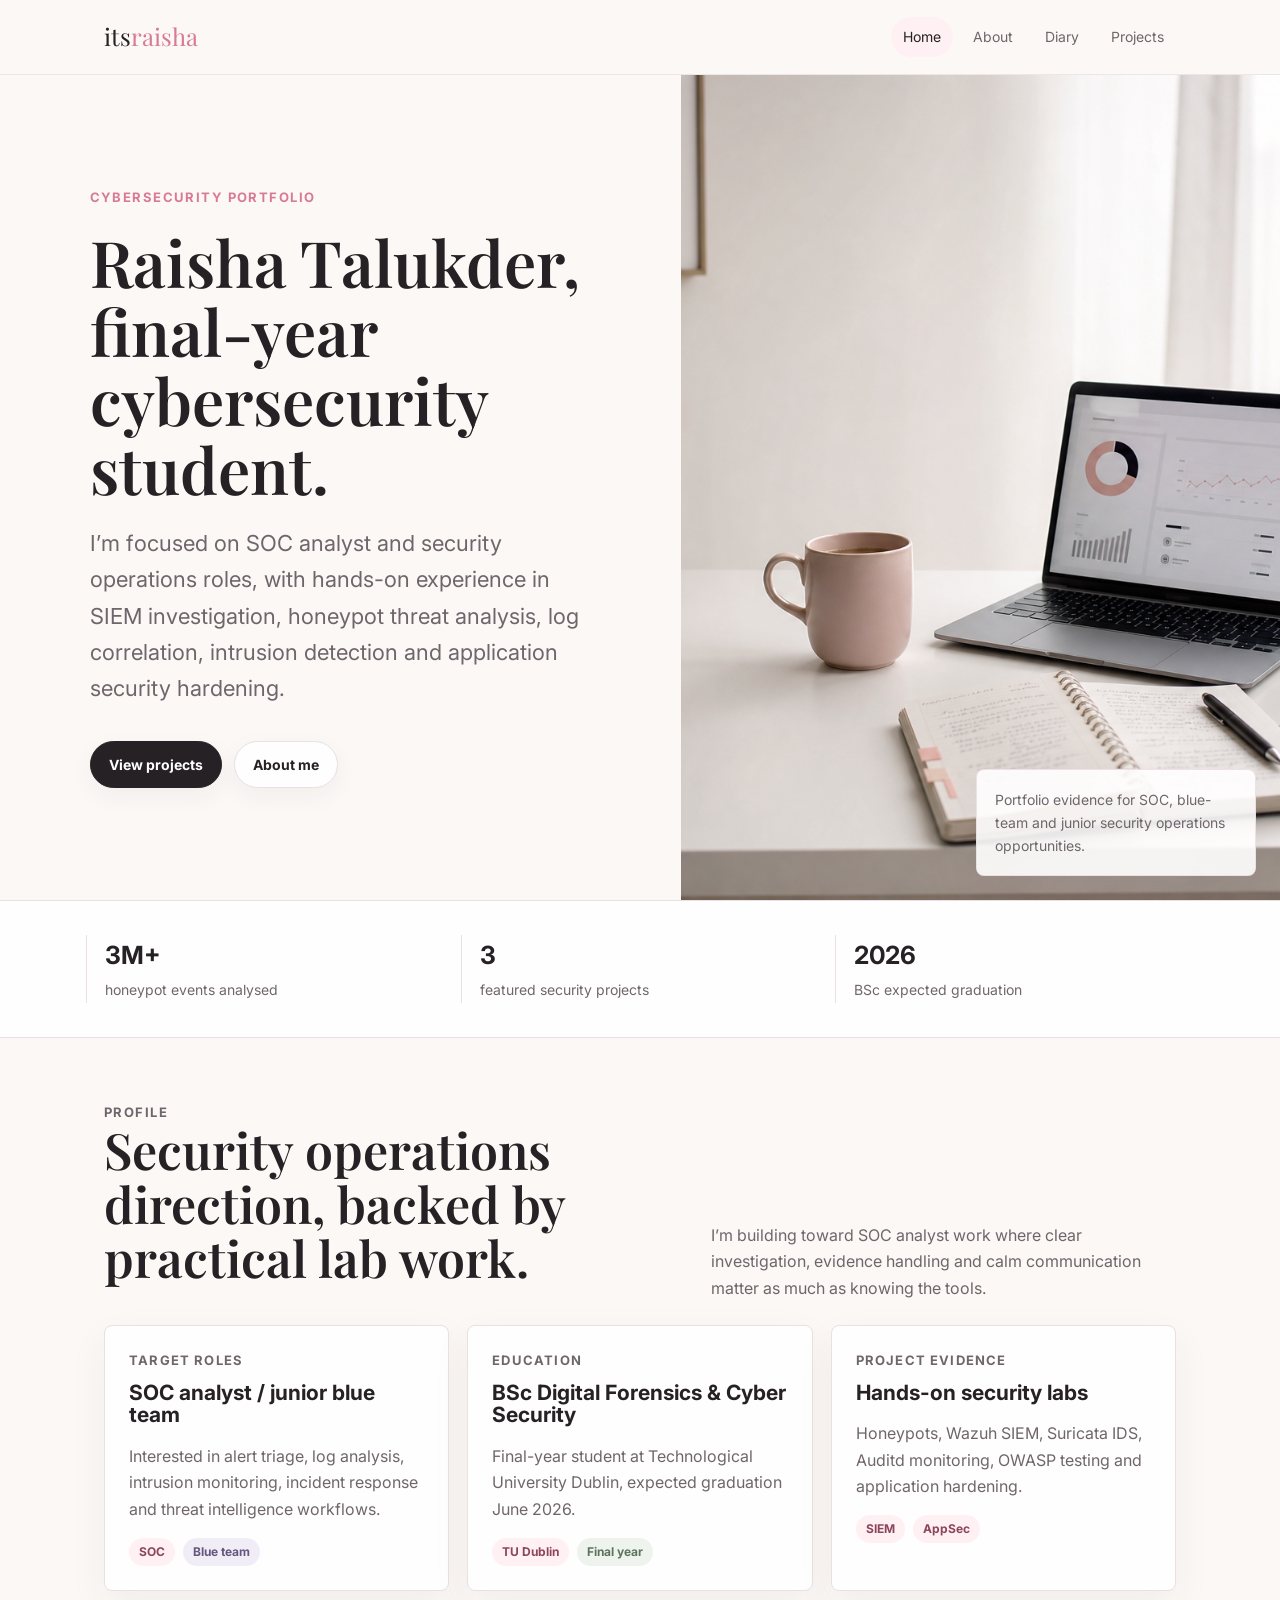
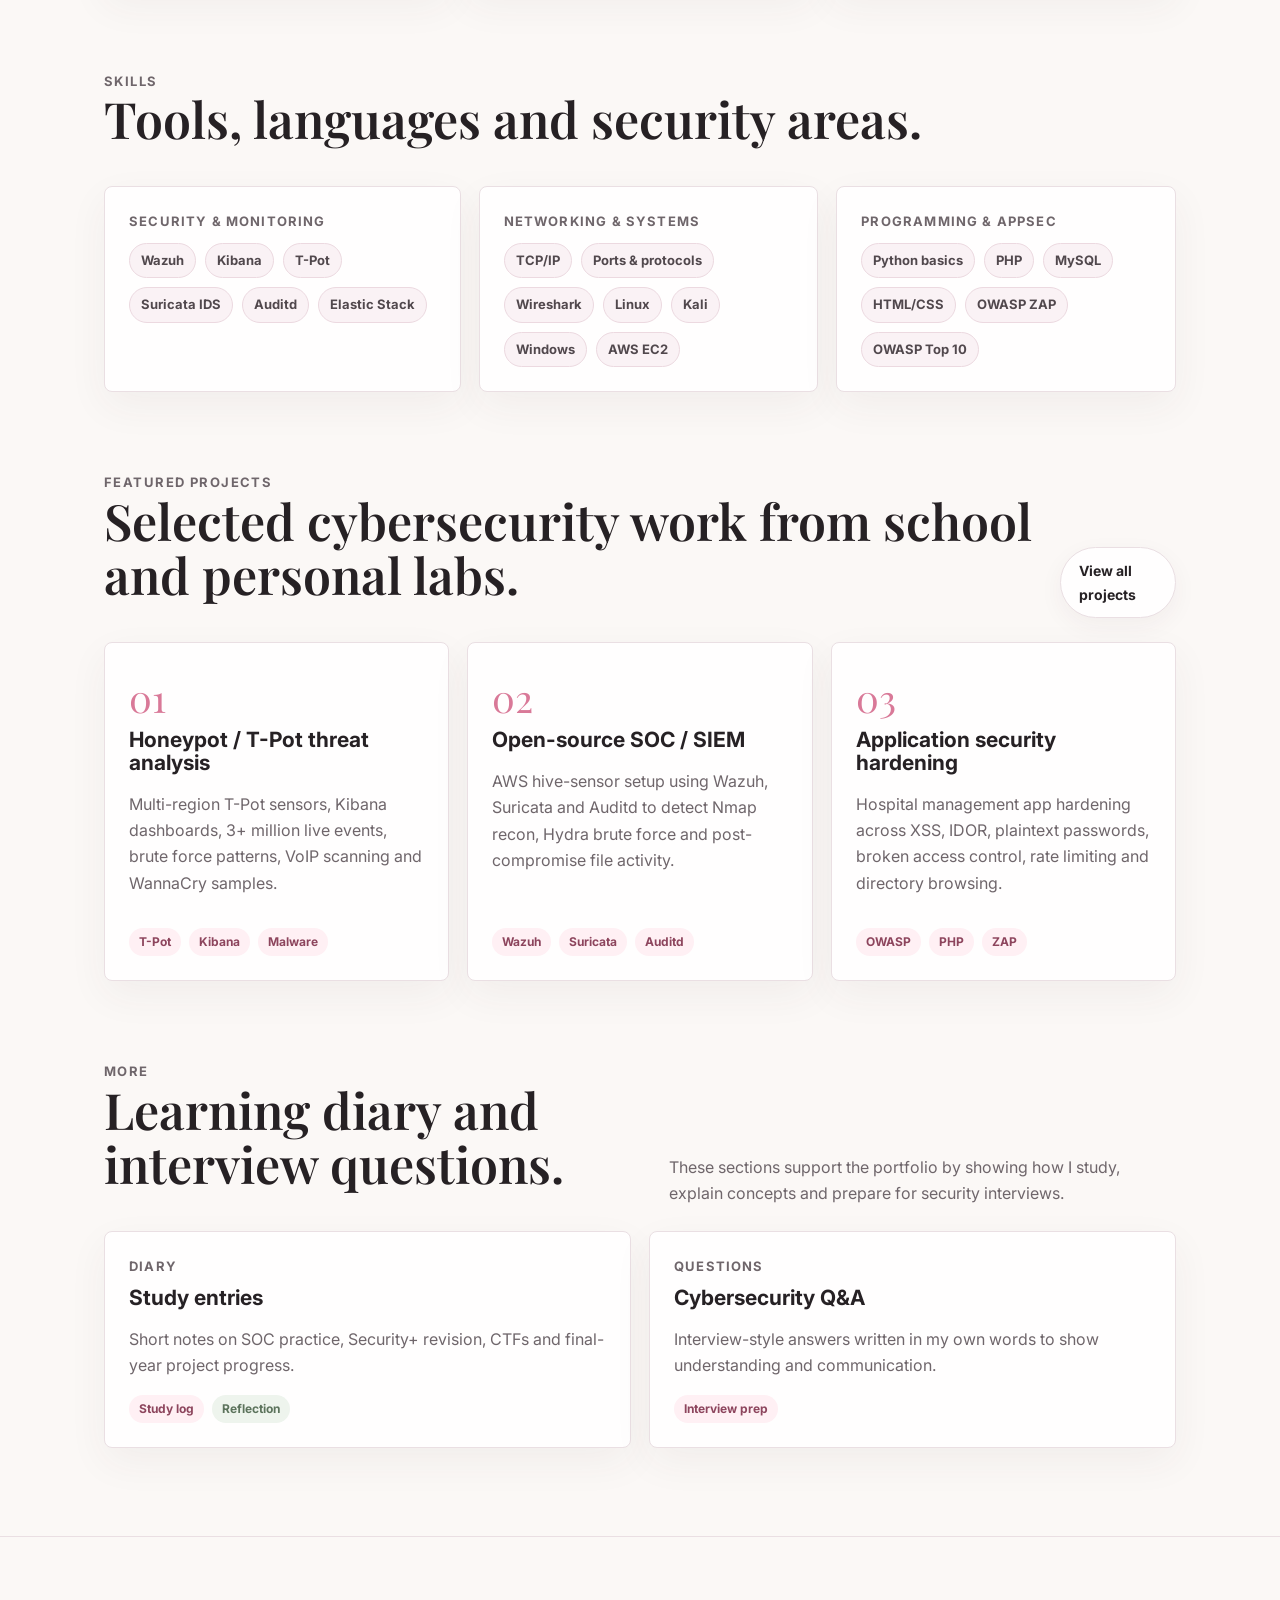
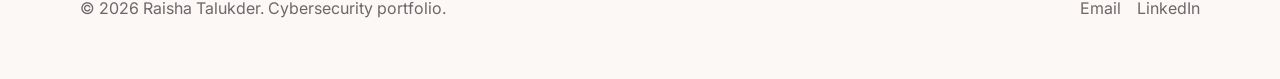
<file: index.html>
<!doctype html>
<html lang="en">
  <head>
    <meta charset="utf-8">
    <meta name="viewport" content="width=device-width, initial-scale=1">
    <title>Raisha Talukder | Cybersecurity Portfolio</title>
    <meta name="description" content="Cybersecurity portfolio for Raisha Talukder, a final-year Digital Forensics and Cyber Security student focused on SOC, threat detection and security operations.">
    <link rel="preconnect" href="https://fonts.googleapis.com">
    <link rel="preconnect" href="https://fonts.gstatic.com" crossorigin>
    <link href="https://fonts.googleapis.com/css2?family=Inter:wght@400;600;700;800&family=Playfair+Display:wght@600;700&display=swap" rel="stylesheet">
    <link rel="stylesheet" href="styles.css">
  </head>
  <body>
    <header class="site-header">
      <nav class="nav" aria-label="Primary navigation">
        <a class="brand" href="index.html">its<span>raisha</span></a>
        <div class="nav-links">
          <a href="index.html" aria-current="page">Home</a>
          <a href="about.html">About</a>
          <a href="diary.html">Diary</a>
          <a href="labs.html">Projects</a>
          
        </div>
      </nav>
    </header>

    <main>
      <section class="hero">
        <div class="hero-shell">
          <div class="hero-copy">
            <p class="eyebrow">Cybersecurity portfolio</p>
            <h1>Raisha Talukder, final-year cybersecurity student.</h1>
            <p class="lede">I’m focused on SOC analyst and security operations roles, with hands-on experience in SIEM investigation, honeypot threat analysis, log correlation, intrusion detection and application security hardening.</p>
            <div class="hero-actions">
              <a class="button primary" href="labs.html">View projects</a>
              <a class="button" href="about.html">About me</a>
            </div>
          </div>
          <div class="hero-visual">
            <img src="assets/soft-cyber-workspace.png" alt="Minimal desk setup with laptop, study notebook and soft pink workspace details">
            <div class="hero-note">Portfolio evidence for SOC, blue-team and junior security operations opportunities.</div>
          </div>
        </div>
        <div class="stats" aria-label="Portfolio highlights">
          <div class="stat"><strong>3M+</strong><span>honeypot events analysed</span></div>
          <div class="stat"><strong>3</strong><span>featured security projects</span></div>
          <div class="stat"><strong>2026</strong><span>BSc expected graduation</span></div>
        </div>
      </section>

      <section class="page">
        <div class="section-head">
          <div>
            <p class="eyebrow">Profile</p>
            <h2>Security operations direction, backed by practical lab work.</h2>
          </div>
          <p>I’m building toward SOC analyst work where clear investigation, evidence handling and calm communication matter as much as knowing the tools.</p>
        </div>

        <div class="grid three">
          <a class="card" href="labs.html">
            <p class="meta">Target roles</p>
            <h3>SOC analyst / junior blue team</h3>
            <p>Interested in alert triage, log analysis, intrusion monitoring, incident response and threat intelligence workflows.</p>
            <div class="tag-row"><span class="tag">SOC</span><span class="tag lavender">Blue team</span></div>
          </a>
          <a class="card" href="about.html">
            <p class="meta">Education</p>
            <h3>BSc Digital Forensics & Cyber Security</h3>
            <p>Final-year student at Technological University Dublin, expected graduation June 2026.</p>
            <div class="tag-row"><span class="tag">TU Dublin</span><span class="tag sage">Final year</span></div>
          </a>
          <a class="card" href="labs.html">
            <p class="meta">Project evidence</p>
            <h3>Hands-on security labs</h3>
            <p>Honeypots, Wazuh SIEM, Suricata IDS, Auditd monitoring, OWASP testing and application hardening.</p>
            <div class="tag-row"><span class="tag">SIEM</span><span class="tag">AppSec</span></div>
          </a>
        </div>

        <section class="section">
          <div class="section-head">
            <div>
              <p class="eyebrow">Skills</p>
              <h2>Tools, languages and security areas.</h2>
            </div>
            
          </div>
          <div class="skill-grid">
            <div class="card">
              <p class="meta">Security & Monitoring</p>
              <div class="skill-cloud">
                <span>Wazuh</span><span>Kibana</span><span>T-Pot</span><span>Suricata IDS</span><span>Auditd</span><span>Elastic Stack</span>
              </div>
            </div>
            <div class="card">
              <p class="meta">Networking & Systems</p>
              <div class="skill-cloud">
                <span>TCP/IP</span><span>Ports & protocols</span><span>Wireshark</span><span>Linux</span><span>Kali</span><span>Windows</span><span>AWS EC2</span>
              </div>
            </div>
            <div class="card">
              <p class="meta">Programming & AppSec</p>
              <div class="skill-cloud">
                <span>Python basics</span><span>PHP</span><span>MySQL</span><span>HTML/CSS</span><span>OWASP ZAP</span><span>OWASP Top 10</span>
              </div>
            </div>
          </div>
        </section>

        <section class="section">
          <div class="section-head">
            <div>
              <p class="eyebrow">Featured projects</p>
              <h2>Selected cybersecurity work from school and personal labs.</h2>
            </div>
            <a class="button" href="labs.html">View all projects</a>
          </div>
          <div class="grid three">
            <a class="card project-card" href="lab-tpot-threat-analysis.html">
              <div>
                <div class="project-number">01</div>
                <h3>Honeypot / T-Pot threat analysis</h3>
                <p>Multi-region T-Pot sensors, Kibana dashboards, 3+ million live events, brute force patterns, VoIP scanning and WannaCry samples.</p>
              </div>
              <div class="tag-row"><span class="tag">T-Pot</span><span class="tag">Kibana</span><span class="tag">Malware</span></div>
            </a>
            <a class="card project-card" href="labs.html#wazuh-soc">
              <div>
                <div class="project-number">02</div>
                <h3>Open-source SOC / SIEM</h3>
                <p>AWS hive-sensor setup using Wazuh, Suricata and Auditd to detect Nmap recon, Hydra brute force and post-compromise file activity.</p>
              </div>
              <div class="tag-row"><span class="tag">Wazuh</span><span class="tag">Suricata</span><span class="tag">Auditd</span></div>
            </a>
            <a class="card project-card" href="labs.html#appsec-hardening">
              <div>
                <div class="project-number">03</div>
                <h3>Application security hardening</h3>
                <p>Hospital management app hardening across XSS, IDOR, plaintext passwords, broken access control, rate limiting and directory browsing.</p>
              </div>
              <div class="tag-row"><span class="tag">OWASP</span><span class="tag">PHP</span><span class="tag">ZAP</span></div>
            </a>
          </div>
        </section>

        <section class="section">
          <div class="section-head">
            <div>
              <p class="eyebrow">More</p>
              <h2>Learning diary and interview questions.</h2>
            </div>
            <p>These sections support the portfolio by showing how I study, explain concepts and prepare for security interviews.</p>
          </div>
          <div class="grid two">
            <a class="card" href="diary.html">
              <p class="meta">Diary</p>
              <h3>Study entries</h3>
              <p>Short notes on SOC practice, Security+ revision, CTFs and final-year project progress.</p>
              <div class="tag-row"><span class="tag">Study log</span><span class="tag sage">Reflection</span></div>
            </a>
            <a class="card" href="questions.html">
              <p class="meta">Questions</p>
              <h3>Cybersecurity Q&A</h3>
              <p>Interview-style answers written in my own words to show understanding and communication.</p>
              <div class="tag-row"><span class="tag">Interview prep</span></div>
            </a>
          </div>
        </section>
      </section>
    </main>

    <footer class="site-footer">
      <div class="footer-inner">
        <p>© 2026 Raisha Talukder. Cybersecurity portfolio.</p>
        <div class="footer-links">
          <a href="mailto:raishatalukder@gmail.com">Email</a>
          <a href="https://ie.linkedin.com/in/raisha-talukder-483017219">LinkedIn</a>
        </div>
      </div>
    </footer>
  </body>
</html>
</file>
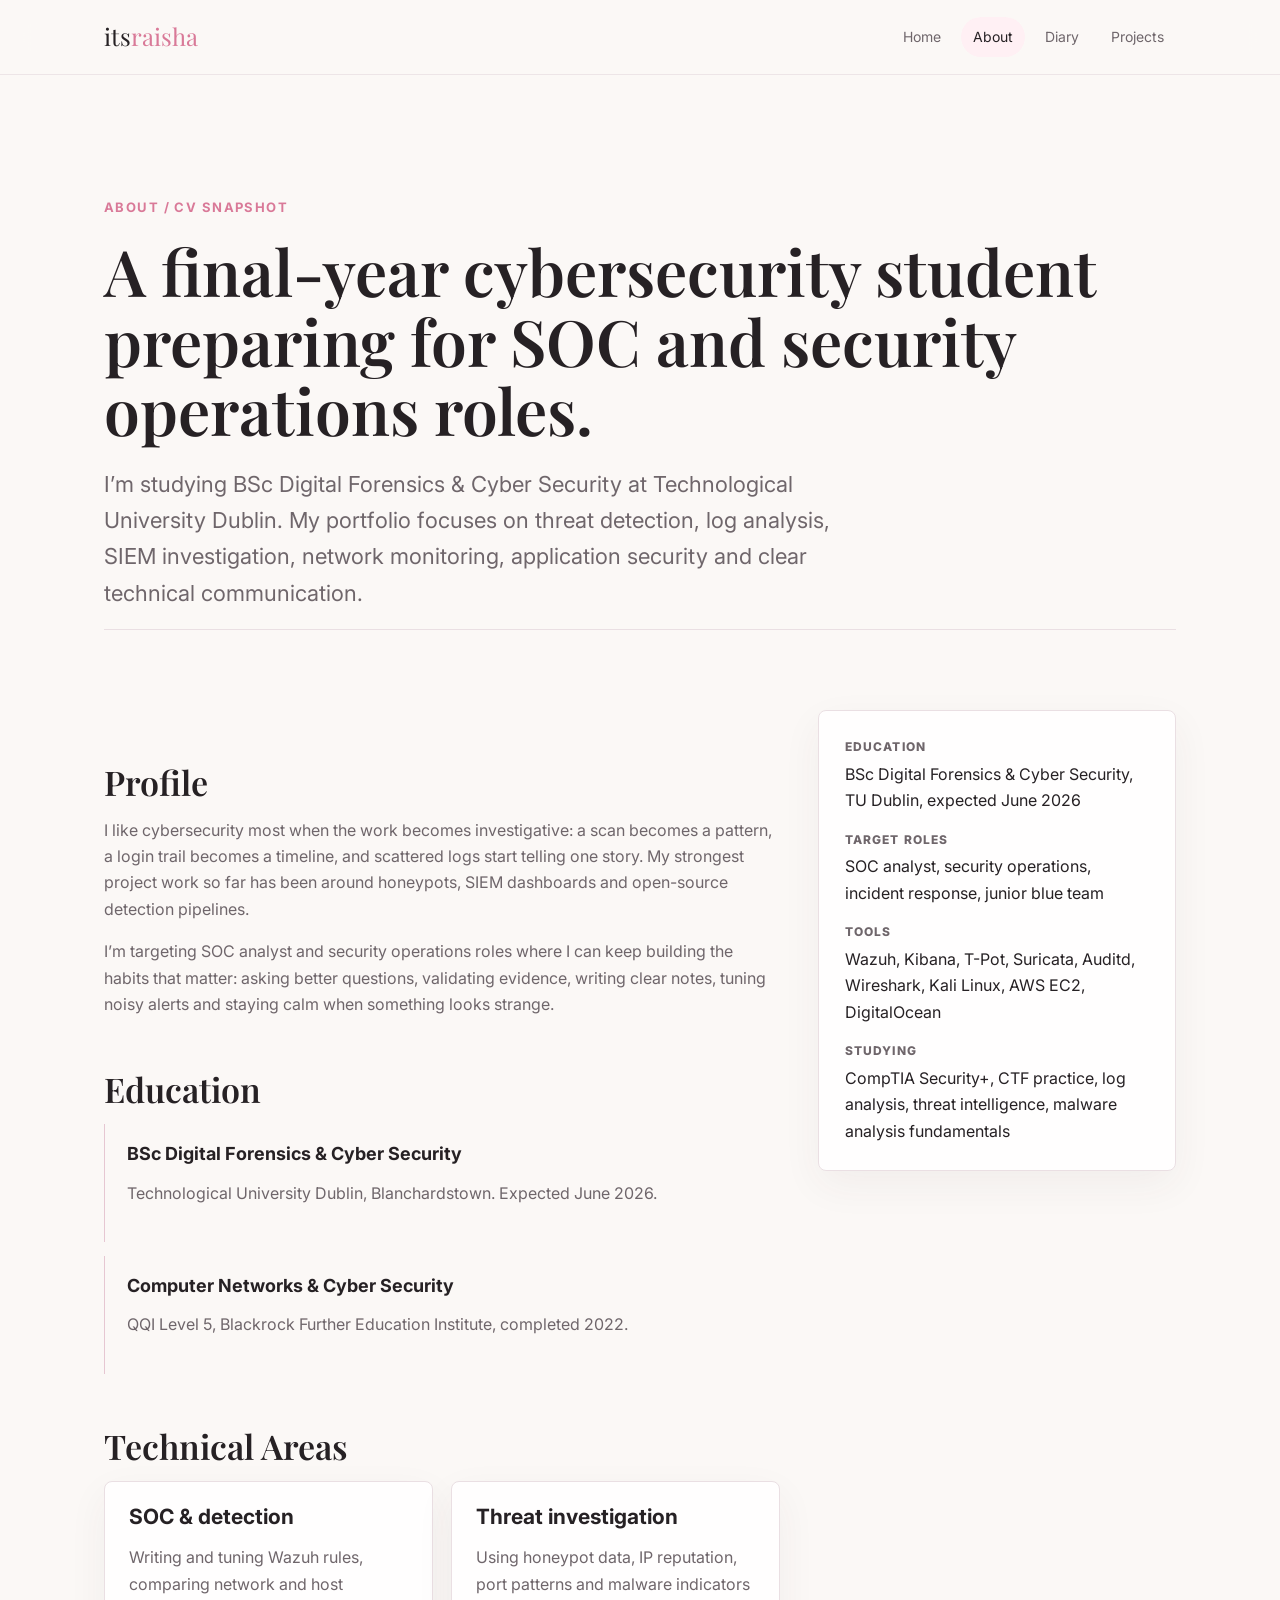
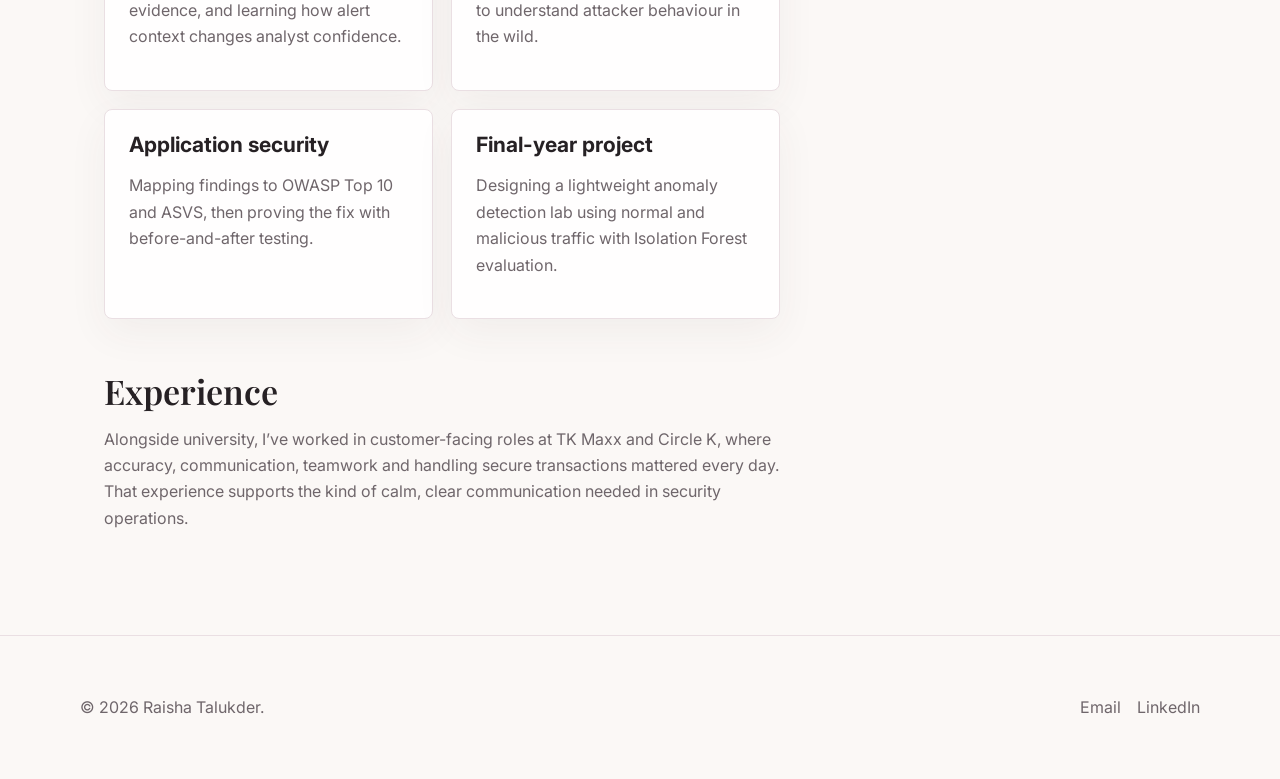
<file: about.html>
<!doctype html>
<html lang="en">
  <head>
    <meta charset="utf-8">
    <meta name="viewport" content="width=device-width, initial-scale=1">
    <title>About | itsraisha</title>
    <link rel="preconnect" href="https://fonts.googleapis.com">
    <link rel="preconnect" href="https://fonts.gstatic.com" crossorigin>
    <link href="https://fonts.googleapis.com/css2?family=Inter:wght@400;600;700;800&family=Playfair+Display:wght@600;700&display=swap" rel="stylesheet">
    <link rel="stylesheet" href="styles.css">
  </head>
  <body>
    <header class="site-header">
      <nav class="nav" aria-label="Primary navigation">
        <a class="brand" href="index.html">its<span>raisha</span></a>
        <div class="nav-links">
          <a href="index.html">Home</a>
          <a href="about.html" aria-current="page">About</a>
          <a href="diary.html">Diary</a>
          <a href="labs.html">Projects</a>
         
        </div>
      </nav>
    </header>

    <main class="page">
      <section class="page-hero">
        <p class="eyebrow">About / CV snapshot</p>
        <h1 class="page-title">A final-year cybersecurity student preparing for SOC and security operations roles.</h1>
        <p class="lede">I’m studying BSc Digital Forensics & Cyber Security at Technological University Dublin. My portfolio focuses on threat detection, log analysis, SIEM investigation, network monitoring, application security and clear technical communication.</p>
      </section>

      <section class="section split">
        <div class="article">
          <h2>Profile</h2>
          <p>I like cybersecurity most when the work becomes investigative: a scan becomes a pattern, a login trail becomes a timeline, and scattered logs start telling one story. My strongest project work so far has been around honeypots, SIEM dashboards and open-source detection pipelines.</p>
          <p>I’m targeting SOC analyst and security operations roles where I can keep building the habits that matter: asking better questions, validating evidence, writing clear notes, tuning noisy alerts and staying calm when something looks strange.</p>

          <h2>Education</h2>
          <div class="timeline">
            <div class="timeline-item">
              <h3>BSc Digital Forensics & Cyber Security</h3>
              <p>Technological University Dublin, Blanchardstown. Expected June 2026.</p>
            </div>
            <div class="timeline-item">
              <h3>Computer Networks & Cyber Security</h3>
              <p>QQI Level 5, Blackrock Further Education Institute, completed 2022.</p>
            </div>
          </div>

          <h2>Technical Areas</h2>
          <div class="grid two">
            <div class="card">
              <h3>SOC & detection</h3>
              <p>Writing and tuning Wazuh rules, comparing network and host evidence, and learning how alert context changes analyst confidence.</p>
            </div>
            <div class="card">
              <h3>Threat investigation</h3>
              <p>Using honeypot data, IP reputation, port patterns and malware indicators to understand attacker behaviour in the wild.</p>
            </div>
            <div class="card">
              <h3>Application security</h3>
              <p>Mapping findings to OWASP Top 10 and ASVS, then proving the fix with before-and-after testing.</p>
            </div>
            <div class="card">
              <h3>Final-year project</h3>
              <p>Designing a lightweight anomaly detection lab using normal and malicious traffic with Isolation Forest evaluation.</p>
            </div>
          </div>

          <h2>Experience</h2>
          <p>Alongside university, I’ve worked in customer-facing roles at TK Maxx and Circle K, where accuracy, communication, teamwork and handling secure transactions mattered every day. That experience supports the kind of calm, clear communication needed in security operations.</p>
        </div>

        <aside class="detail-panel">
          <dl class="detail-list">
            <div>
              <dt>Education</dt>
              <dd>BSc Digital Forensics & Cyber Security, TU Dublin, expected June 2026</dd>
            </div>
            <div>
              <dt>Target Roles</dt>
              <dd>SOC analyst, security operations, incident response, junior blue team</dd>
            </div>
            <div>
              <dt>Tools</dt>
              <dd>Wazuh, Kibana, T-Pot, Suricata, Auditd, Wireshark, Kali Linux, AWS EC2, DigitalOcean</dd>
            </div>
            <div>
              <dt>Studying</dt>
              <dd>CompTIA Security+, CTF practice, log analysis, threat intelligence, malware analysis fundamentals</dd>
            </div>
          </dl>
        </aside>
      </section>
    </main>

    <footer class="site-footer">
      <div class="footer-inner">
        <p>© 2026 Raisha Talukder.</p>
        <div class="footer-links"><a href="mailto:raishatalukder@gmail.com">Email</a><a href="https://ie.linkedin.com/in/raisha-talukder-483017219">LinkedIn</a></div>
      </div>
    </footer>
  </body>
</html>
</file>
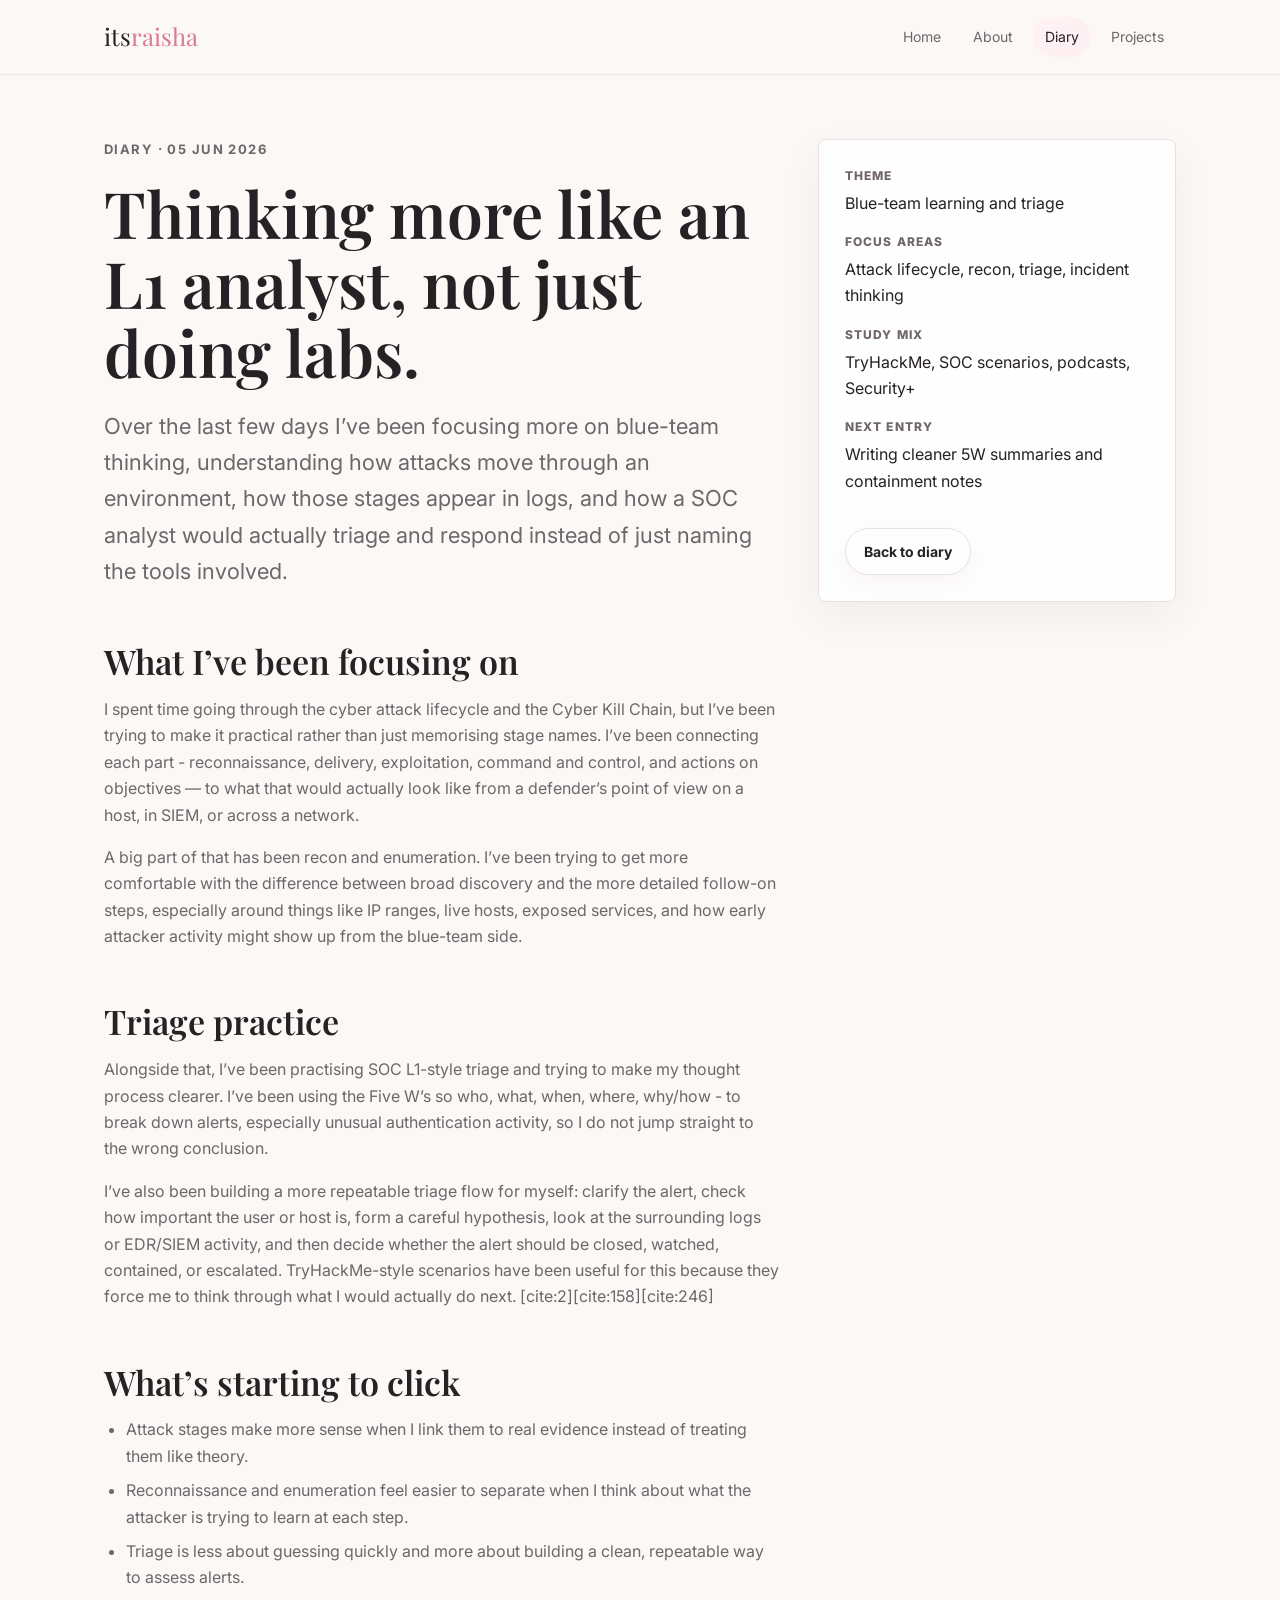
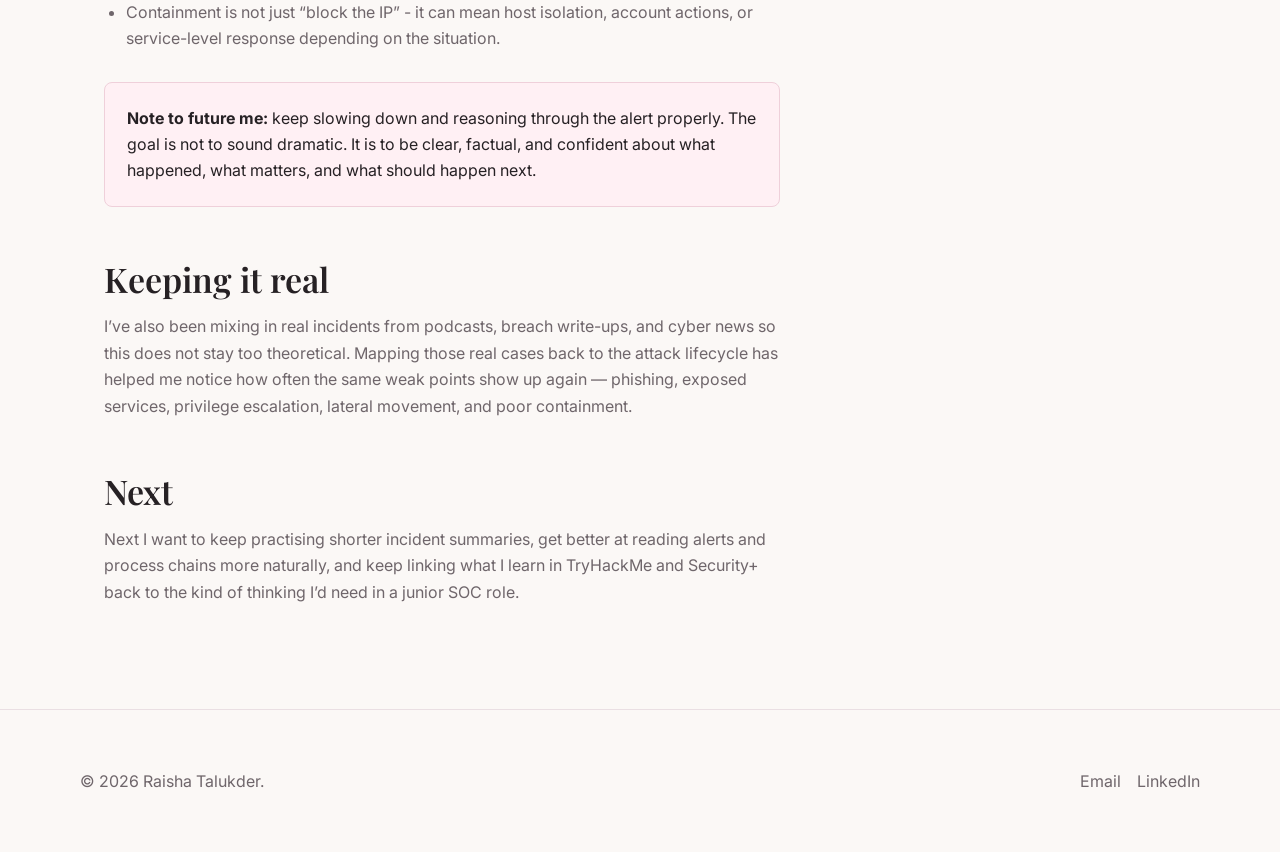
<file: diary-soc-study-rhythm.html>
<!doctype html>
<html lang="en">
  <head>
    <meta charset="utf-8">
    <meta name="viewport" content="width=device-width, initial-scale=1">
    <title>Blue-Team Learning Notes | itsraisha</title>
    <link rel="preconnect" href="https://fonts.googleapis.com">
    <link rel="preconnect" href="https://fonts.gstatic.com" crossorigin>
    <link href="https://fonts.googleapis.com/css2?family=Inter:wght@400;600;700;800&family=Playfair+Display:wght@600;700&display=swap" rel="stylesheet">
    <link rel="stylesheet" href="styles.css">
  </head>
  <body>
    <header class="site-header">
      <nav class="nav" aria-label="Primary navigation">
        <a class="brand" href="index.html">its<span>raisha</span></a>
        <div class="nav-links">
          <a href="index.html">Home</a>
          <a href="about.html">About</a>
          <a href="diary.html" aria-current="page">Diary</a>
          <a href="labs.html">Projects</a>
        </div>
      </nav>
    </header>

    <main class="page split">
      <article class="article">
        <p class="eyebrow">Diary · 05 Jun 2026</p>
        <h1 class="page-title">Thinking more like an L1 analyst, not just doing labs.</h1>
        <p class="lede">Over the last few days I’ve been focusing more on blue-team thinking, understanding how attacks move through an environment, how those stages appear in logs, and how a SOC analyst would actually triage and respond instead of just naming the tools involved.</p>

        <h2>What I’ve been focusing on</h2>
        <p>I spent time going through the cyber attack lifecycle and the Cyber Kill Chain, but I’ve been trying to make it practical rather than just memorising stage names. I’ve been connecting each part - reconnaissance, delivery, exploitation, command and control, and actions on objectives — to what that would actually look like from a defender’s point of view on a host, in SIEM, or across a network.</p>
        <p>A big part of that has been recon and enumeration. I’ve been trying to get more comfortable with the difference between broad discovery and the more detailed follow-on steps, especially around things like IP ranges, live hosts, exposed services, and how early attacker activity might show up from the blue-team side.</p>

        <h2>Triage practice</h2>
        <p>Alongside that, I’ve been practising SOC L1-style triage and trying to make my thought process clearer. I’ve been using the Five W’s so who, what, when, where, why/how - to break down alerts, especially unusual authentication activity, so I do not jump straight to the wrong conclusion.</p>
        <p>I’ve also been building a more repeatable triage flow for myself: clarify the alert, check how important the user or host is, form a careful hypothesis, look at the surrounding logs or EDR/SIEM activity, and then decide whether the alert should be closed, watched, contained, or escalated. TryHackMe-style scenarios have been useful for this because they force me to think through what I would actually do next. [cite:2][cite:158][cite:246]</p>

        <h2>What’s starting to click</h2>
        <ul>
          <li>Attack stages make more sense when I link them to real evidence instead of treating them like theory.</li>
          <li>Reconnaissance and enumeration feel easier to separate when I think about what the attacker is trying to learn at each step.</li>
          <li>Triage is less about guessing quickly and more about building a clean, repeatable way to assess alerts.</li>
          <li>Containment is not just “block the IP” - it can mean host isolation, account actions, or service-level response depending on the situation.</li>
        </ul>

        <div class="callout">
          <strong>Note to future me:</strong> keep slowing down and reasoning through the alert properly. The goal is not to sound dramatic. It is to be clear, factual, and confident about what happened, what matters, and what should happen next.
        </div>

        <h2>Keeping it real</h2>
        <p>I’ve also been mixing in real incidents from podcasts, breach write-ups, and cyber news so this does not stay too theoretical. Mapping those real cases back to the attack lifecycle has helped me notice how often the same weak points show up again — phishing, exposed services, privilege escalation, lateral movement, and poor containment.</p>

        <h2>Next</h2>
        <p>Next I want to keep practising shorter incident summaries, get better at reading alerts and process chains more naturally, and keep linking what I learn in TryHackMe and Security+ back to the kind of thinking I’d need in a junior SOC role.</p>
      </article>

      <aside class="detail-panel">
        <dl class="detail-list">
          <div><dt>Theme</dt><dd>Blue-team learning and triage</dd></div>
          <div><dt>Focus Areas</dt><dd>Attack lifecycle, recon, triage, incident thinking</dd></div>
          <div><dt>Study Mix</dt><dd>TryHackMe, SOC scenarios, podcasts, Security+</dd></div>
          <div><dt>Next Entry</dt><dd>Writing cleaner 5W summaries and containment notes</dd></div>
        </dl>
        <div class="actions"><a class="button" href="diary.html">Back to diary</a></div>
      </aside>
    </main>

    <footer class="site-footer">
      <div class="footer-inner">
        <p>© 2026 Raisha Talukder.</p>
        <div class="footer-links">
          <a href="mailto:raishatalukder@gmail.com">Email</a>
          <a href="https://ie.linkedin.com/in/raisha-talukder-483017219">LinkedIn</a>
        </div>
      </div>
    </footer>
  </body>
</html>
</file>
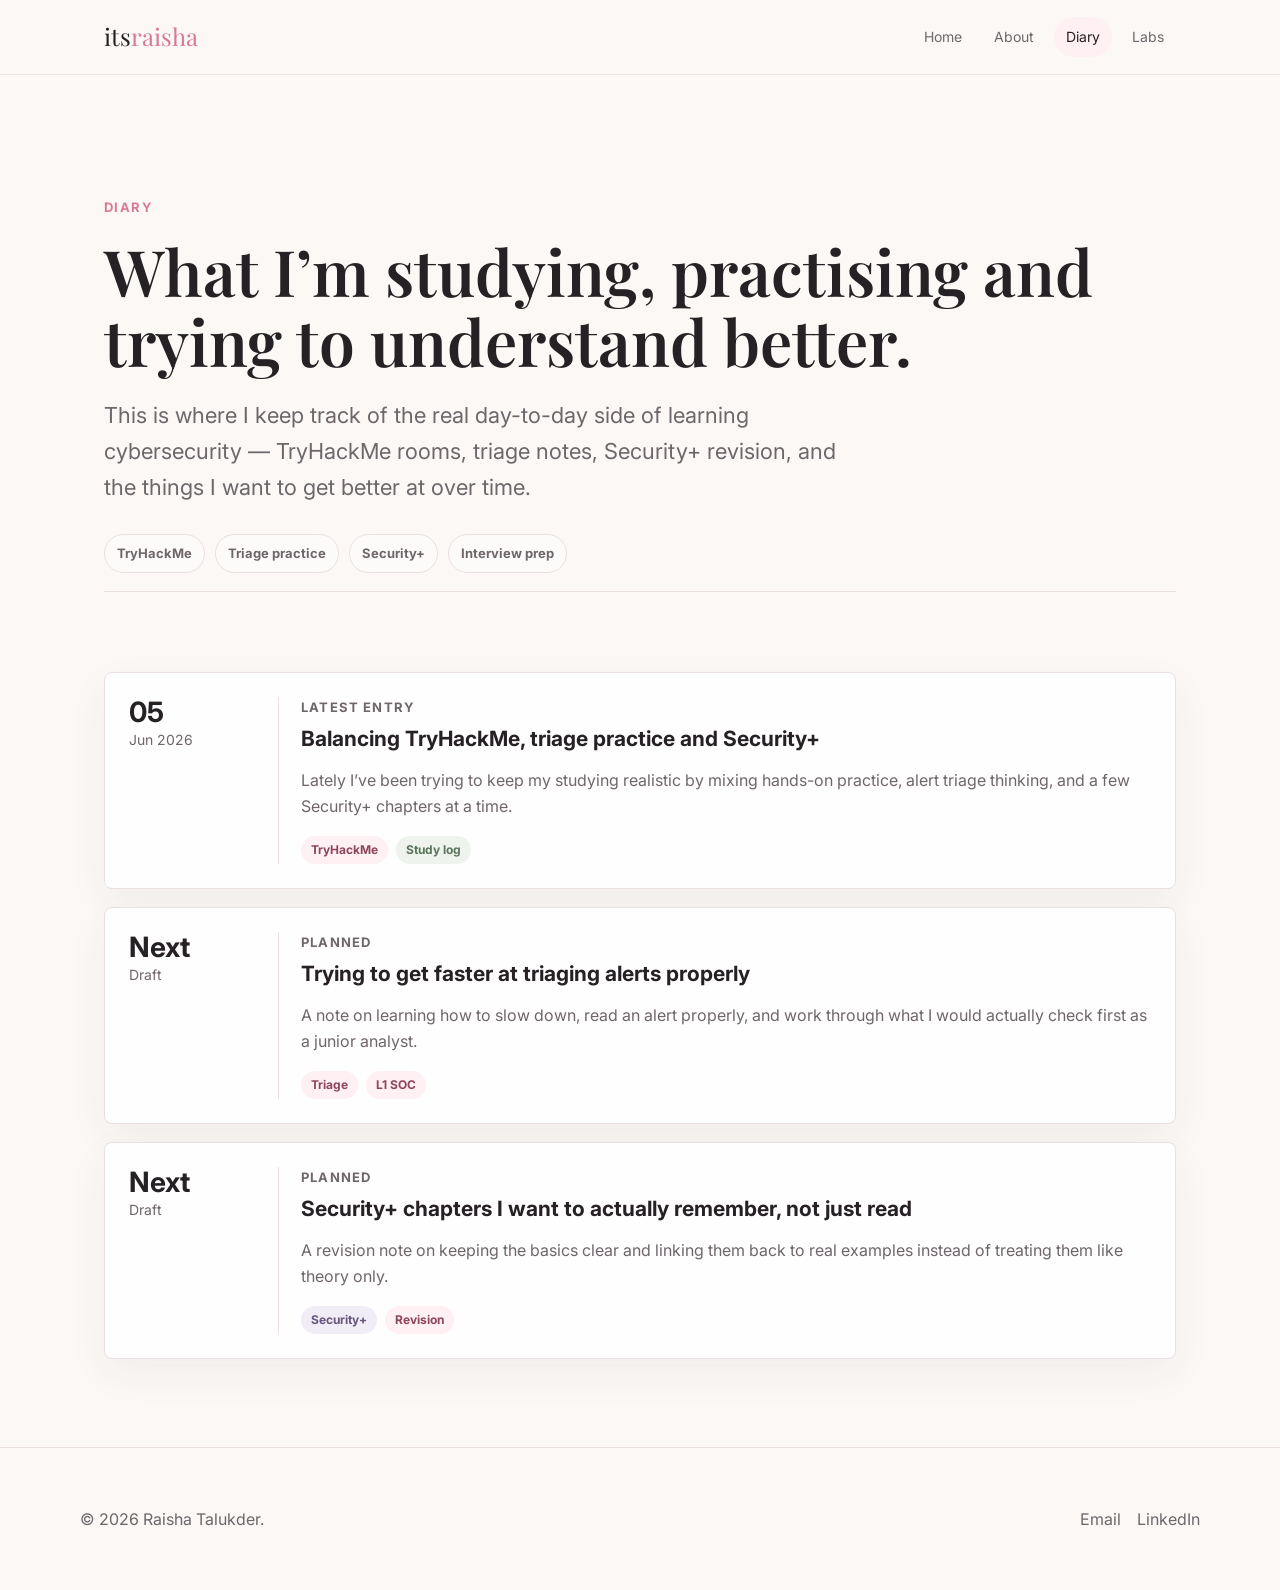
<file: diary.html>
<!doctype html>
<html lang="en">
  <head>
    <meta charset="utf-8">
    <meta name="viewport" content="width=device-width, initial-scale=1">
    <title>Diary | itsraisha</title>
    <link rel="preconnect" href="https://fonts.googleapis.com">
    <link rel="preconnect" href="https://fonts.gstatic.com" crossorigin>
    <link href="https://fonts.googleapis.com/css2?family=Inter:wght@400;600;700;800&family=Playfair+Display:wght@600;700&display=swap" rel="stylesheet">
    <link rel="stylesheet" href="styles.css">
  </head>
  <body>
    <header class="site-header">
      <nav class="nav" aria-label="Primary navigation">
        <a class="brand" href="index.html">its<span>raisha</span></a>
        <div class="nav-links">
          <a href="index.html">Home</a>
          <a href="about.html">About</a>
          <a href="diary.html" aria-current="page">Diary</a>
          <a href="labs.html">Labs</a>
        </div>
      </nav>
    </header>

    <main class="page">
      <section class="page-hero">
        <p class="eyebrow">Diary</p>
        <h1 class="page-title">What I’m studying, practising and trying to understand better.</h1>
        <p class="lede">This is where I keep track of the real day-to-day side of learning cybersecurity — TryHackMe rooms, triage notes, Security+ revision, and the things I want to get better at over time.</p>
        <div class="filter-line">
          <span class="pill">TryHackMe</span>
          <span class="pill">Triage practice</span>
          <span class="pill">Security+</span>
          <span class="pill">Interview prep</span>
        </div>
      </section>

      <section class="section grid">
        <a class="post" href="diary-soc-study-rhythm.html">
          <div class="date-box"><strong>05</strong>Jun 2026</div>
          <div>
            <p class="meta">Latest entry</p>
            <h3>Balancing TryHackMe, triage practice and Security+</h3>
            <p>Lately I’ve been trying to keep my studying realistic by mixing hands-on practice, alert triage thinking, and a few Security+ chapters at a time.</p>
            <div class="tag-row">
              <span class="tag">TryHackMe</span>
              <span class="tag sage">Study log</span>
            </div>
          </div>
        </a>

        <a class="post" href="diary-triage-notes.html">
          <div class="date-box"><strong>Next</strong>Draft</div>
          <div>
            <p class="meta">Planned</p>
            <h3>Trying to get faster at triaging alerts properly</h3>
            <p>A note on learning how to slow down, read an alert properly, and work through what I would actually check first as a junior analyst.</p>
            <div class="tag-row">
              <span class="tag">Triage</span>
              <span class="tag">L1 SOC</span>
            </div>
          </div>
        </a>

        <a class="post" href="diary-security-plus-revision.html">
          <div class="date-box"><strong>Next</strong>Draft</div>
          <div>
            <p class="meta">Planned</p>
            <h3>Security+ chapters I want to actually remember, not just read</h3>
            <p>A revision note on keeping the basics clear and linking them back to real examples instead of treating them like theory only.</p>
            <div class="tag-row">
              <span class="tag lavender">Security+</span>
              <span class="tag">Revision</span>
            </div>
          </div>
        </a>
      </section>
    </main>

    <footer class="site-footer">
      <div class="footer-inner">
        <p>© 2026 Raisha Talukder.</p>
        <div class="footer-links">
          <a href="mailto:raishatalukder@gmail.com">Email</a>
          <a href="https://ie.linkedin.com/in/raisha-talukder-483017219" target="_blank" rel="noopener noreferrer">LinkedIn</a>
        </div>
      </div>
    </footer>
  </body>
</html>
</file>
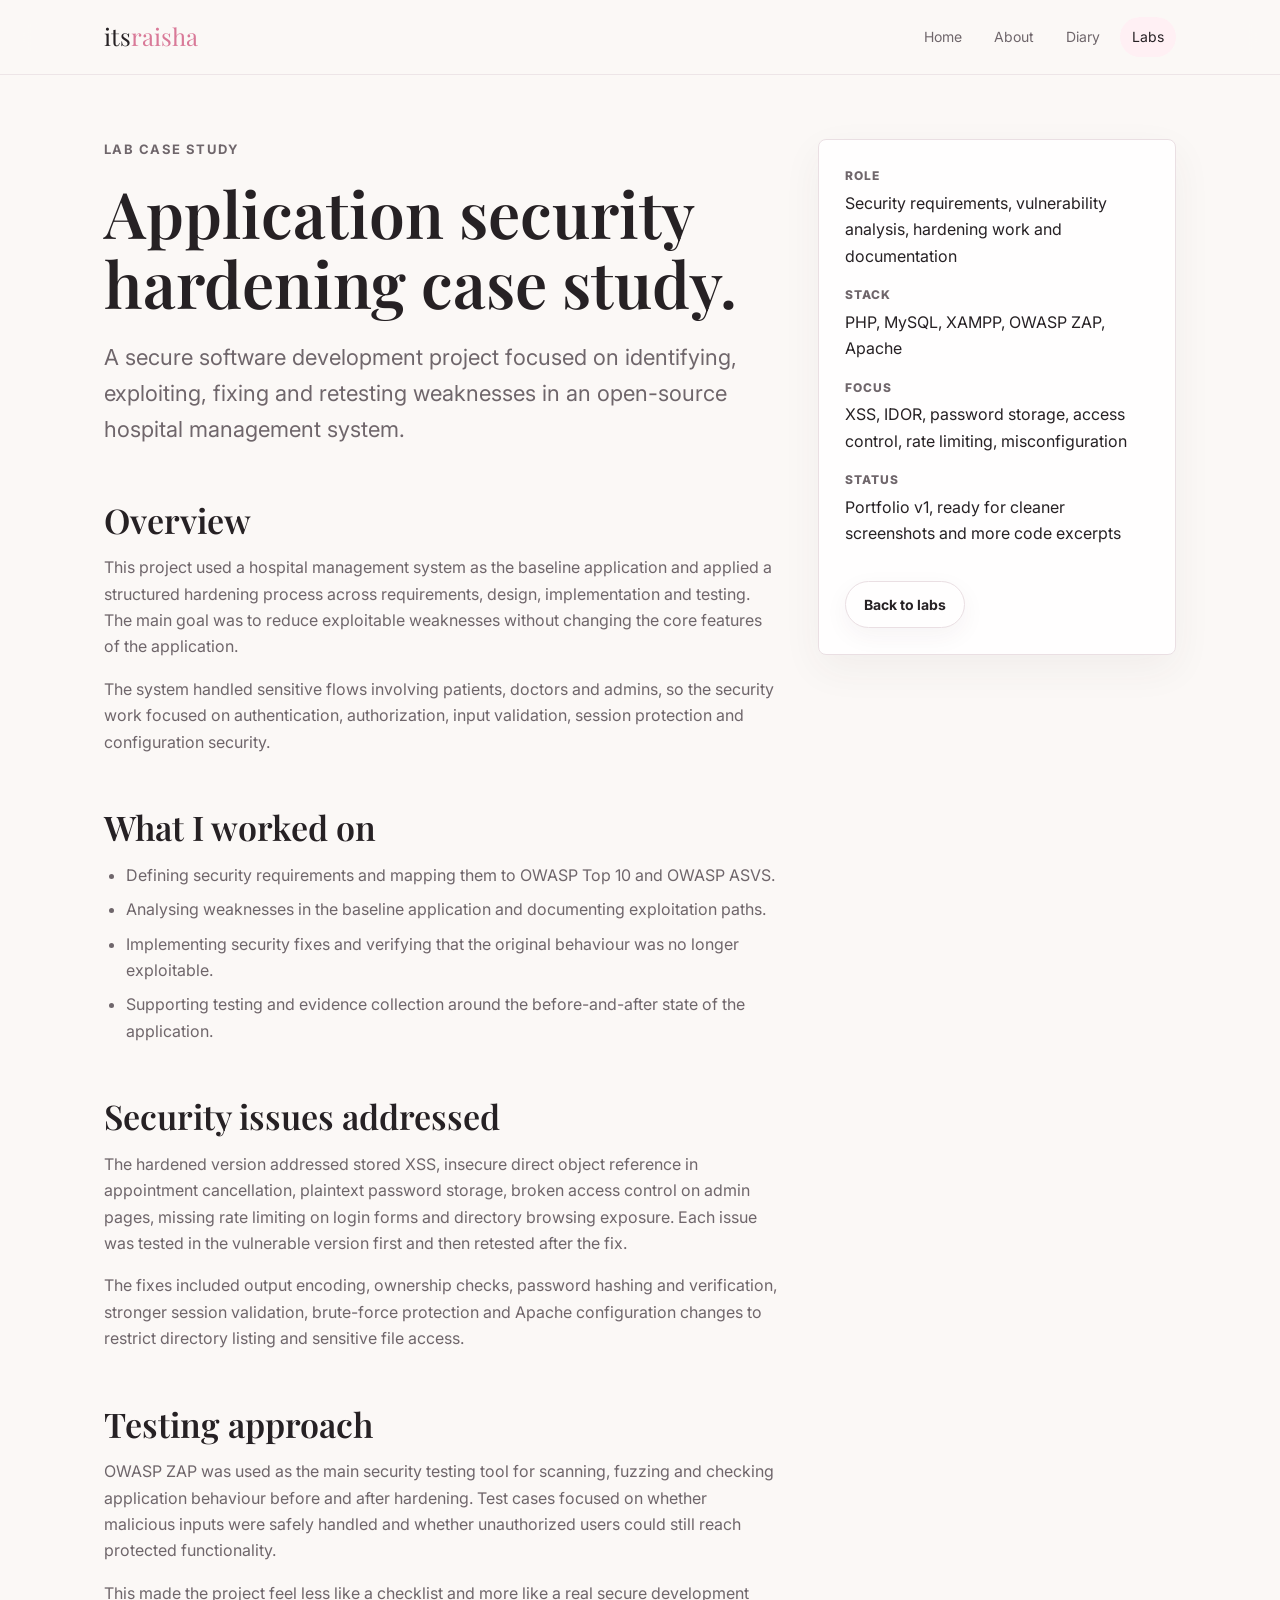
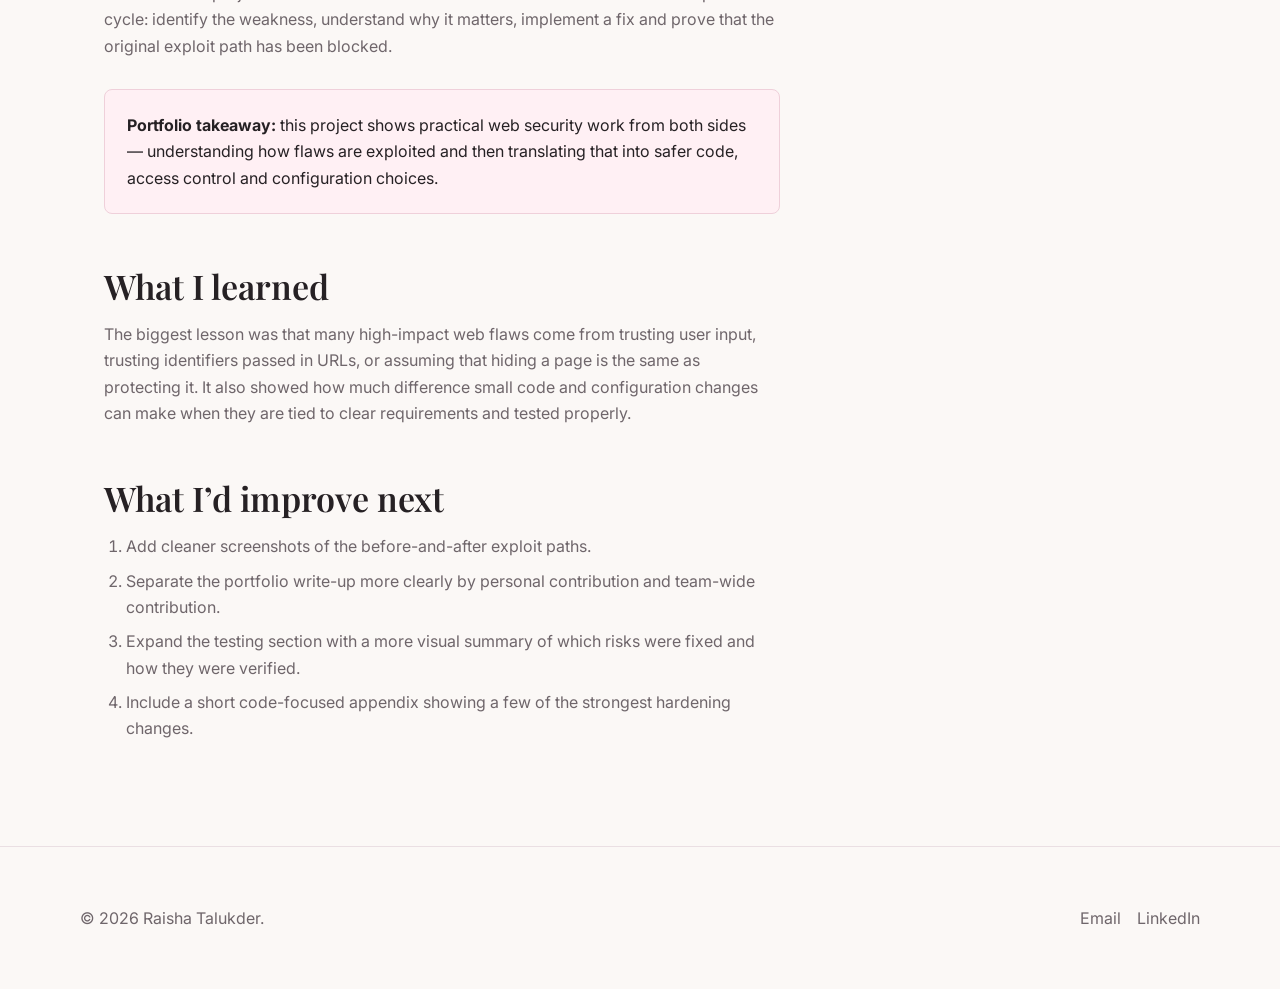
<file: lab-appsec-hardening.html>
<!doctype html>
<html lang="en">
  <head>
    <meta charset="utf-8">
    <meta name="viewport" content="width=device-width, initial-scale=1">
    <title>Application Security Hardening | itsraisha</title>
    <link rel="preconnect" href="https://fonts.googleapis.com">
    <link rel="preconnect" href="https://fonts.gstatic.com" crossorigin>
    <link href="https://fonts.googleapis.com/css2?family=Inter:wght@400;600;700;800&family=Playfair+Display:wght@600;700&display=swap" rel="stylesheet">
    <link rel="stylesheet" href="styles.css">
  </head>
  <body>
    <header class="site-header">
      <nav class="nav" aria-label="Primary navigation">
        <a class="brand" href="index.html">its<span>raisha</span></a>
        <div class="nav-links">
          <a href="index.html">Home</a>
          <a href="about.html">About</a>
          <a href="diary.html">Diary</a>
          <a href="labs.html" aria-current="page">Labs</a>
        </div>
      </nav>
    </header>

    <main class="page split">
      <article class="article">
        <p class="eyebrow">Lab case study</p>
        <h1 class="page-title">Application security hardening case study.</h1>
        <p class="lede">A secure software development project focused on identifying, exploiting, fixing and retesting weaknesses in an open-source hospital management system.</p>

        <h2>Overview</h2>
        <p>This project used a hospital management system as the baseline application and applied a structured hardening process across requirements, design, implementation and testing. The main goal was to reduce exploitable weaknesses without changing the core features of the application.</p>
        <p>The system handled sensitive flows involving patients, doctors and admins, so the security work focused on authentication, authorization, input validation, session protection and configuration security.</p>

        <h2>What I worked on</h2>
        <ul>
          <li>Defining security requirements and mapping them to OWASP Top 10 and OWASP ASVS.</li>
          <li>Analysing weaknesses in the baseline application and documenting exploitation paths. </li>
          <li>Implementing security fixes and verifying that the original behaviour was no longer exploitable.</li>
          <li>Supporting testing and evidence collection around the before-and-after state of the application. </li>
        </ul>

        <h2>Security issues addressed</h2>
        <p>The hardened version addressed stored XSS, insecure direct object reference in appointment cancellation, plaintext password storage, broken access control on admin pages, missing rate limiting on login forms and directory browsing exposure. Each issue was tested in the vulnerable version first and then retested after the fix.</p>
        <p>The fixes included output encoding, ownership checks, password hashing and verification, stronger session validation, brute-force protection and Apache configuration changes to restrict directory listing and sensitive file access. </p>

        <h2>Testing approach</h2>
        <p>OWASP ZAP was used as the main security testing tool for scanning, fuzzing and checking application behaviour before and after hardening. Test cases focused on whether malicious inputs were safely handled and whether unauthorized users could still reach protected functionality.</p>
        <p>This made the project feel less like a checklist and more like a real secure development cycle: identify the weakness, understand why it matters, implement a fix and prove that the original exploit path has been blocked. </p>

        <div class="callout">
          <strong>Portfolio takeaway:</strong> this project shows practical web security work from both sides — understanding how flaws are exploited and then translating that into safer code, access control and configuration choices. 
        </div>

        <h2>What I learned</h2>
        <p>The biggest lesson was that many high-impact web flaws come from trusting user input, trusting identifiers passed in URLs, or assuming that hiding a page is the same as protecting it. It also showed how much difference small code and configuration changes can make when they are tied to clear requirements and tested properly.</p>

        <h2>What I’d improve next</h2>
        <ol>
          <li>Add cleaner screenshots of the before-and-after exploit paths. </li>
          <li>Separate the portfolio write-up more clearly by personal contribution and team-wide contribution.</li>
          <li>Expand the testing section with a more visual summary of which risks were fixed and how they were verified.</li>
          <li>Include a short code-focused appendix showing a few of the strongest hardening changes.</li>
        </ol>
      </article>

      <aside class="detail-panel">
        <dl class="detail-list">
          <div><dt>Role</dt><dd>Security requirements, vulnerability analysis, hardening work and documentation</dd></div>
          <div><dt>Stack</dt><dd>PHP, MySQL, XAMPP, OWASP ZAP, Apache</dd></div>
          <div><dt>Focus</dt><dd>XSS, IDOR, password storage, access control, rate limiting, misconfiguration</dd></div>
          <div><dt>Status</dt><dd>Portfolio v1, ready for cleaner screenshots and more code excerpts</dd></div>
        </dl>
        <div class="actions"><a class="button" href="labs.html">Back to labs</a></div>
      </aside>
    </main>

    <footer class="site-footer">
      <div class="footer-inner">
        <p>© 2026 Raisha Talukder.</p>
        <div class="footer-links">
          <a href="mailto:raishatalukder@gmail.com">Email</a>
          <a href="https://ie.linkedin.com/in/raisha-talukder-483017219" target="_blank" rel="noopener noreferrer">LinkedIn</a>
        </div>
      </div>
    </footer>
  </body>
</html>
</file>
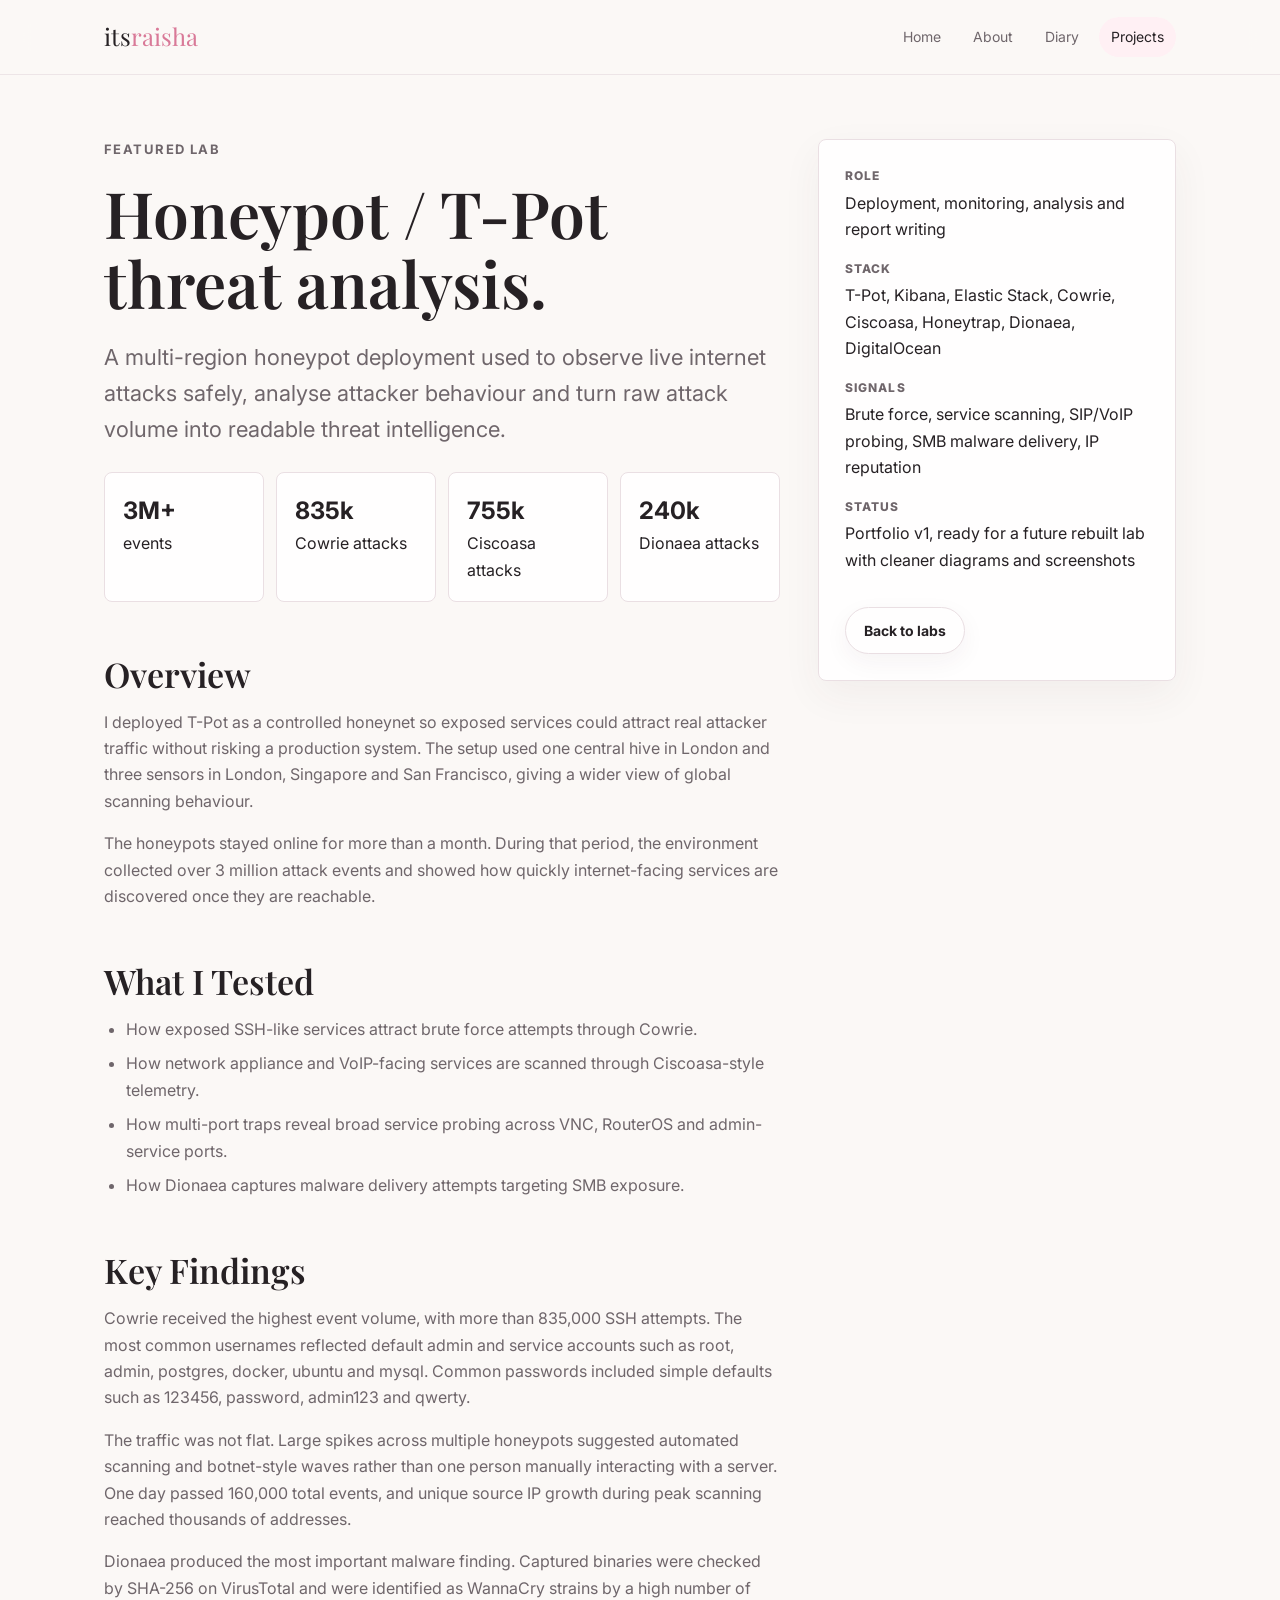
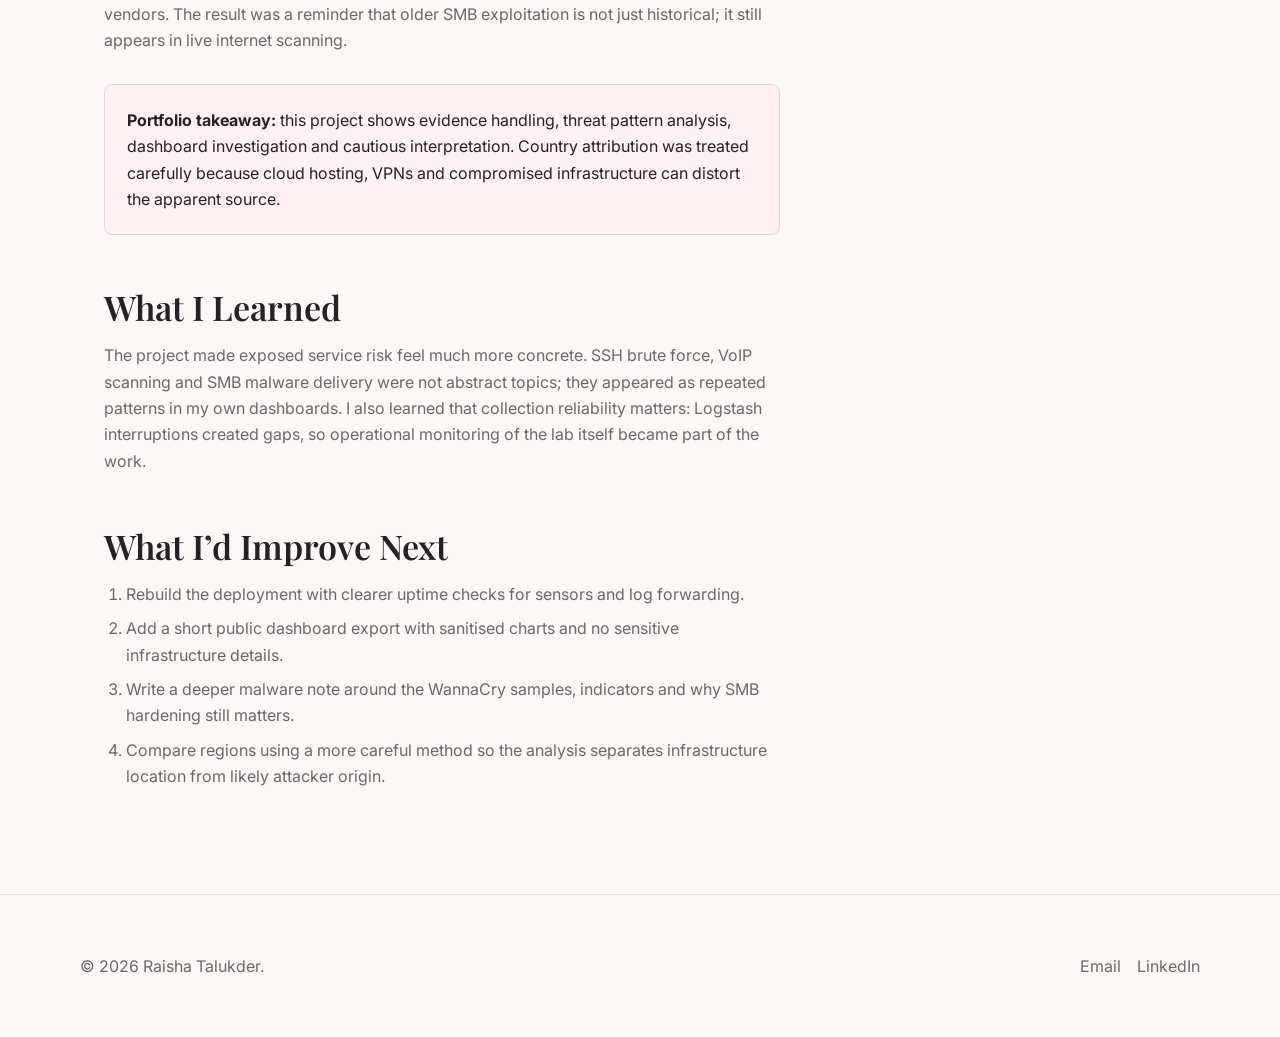
<file: lab-tpot-threat-analysis.html>
<!doctype html>
<html lang="en">
  <head>
    <meta charset="utf-8">
    <meta name="viewport" content="width=device-width, initial-scale=1">
    <title>T-Pot Threat Analysis | itsraisha</title>
    <link rel="preconnect" href="https://fonts.googleapis.com">
    <link rel="preconnect" href="https://fonts.gstatic.com" crossorigin>
    <link href="https://fonts.googleapis.com/css2?family=Inter:wght@400;600;700;800&family=Playfair+Display:wght@600;700&display=swap" rel="stylesheet">
    <link rel="stylesheet" href="styles.css">
  </head>
  <body>
    <header class="site-header">
      <nav class="nav" aria-label="Primary navigation">
        <a class="brand" href="index.html">its<span>raisha</span></a>
        <div class="nav-links">
          <a href="index.html">Home</a><a href="about.html">About</a><a href="diary.html">Diary</a><a href="labs.html" aria-current="page">Projects</a>
        </div>
      </nav>
    </header>

    <main class="page split">
      <article class="article">
        <p class="eyebrow">Featured lab</p>
        <h1 class="page-title">Honeypot / T-Pot threat analysis.</h1>
        <p class="lede">A multi-region honeypot deployment used to observe live internet attacks safely, analyse attacker behaviour and turn raw attack volume into readable threat intelligence.</p>

        <div class="metric-row">
          <div class="metric"><strong>3M+</strong><span>events</span></div>
          <div class="metric"><strong>835k</strong><span>Cowrie attacks</span></div>
          <div class="metric"><strong>755k</strong><span>Ciscoasa attacks</span></div>
          <div class="metric"><strong>240k</strong><span>Dionaea attacks</span></div>
        </div>

        <h2>Overview</h2>
        <p>I deployed T-Pot as a controlled honeynet so exposed services could attract real attacker traffic without risking a production system. The setup used one central hive in London and three sensors in London, Singapore and San Francisco, giving a wider view of global scanning behaviour.</p>
        <p>The honeypots stayed online for more than a month. During that period, the environment collected over 3 million attack events and showed how quickly internet-facing services are discovered once they are reachable.</p>

        <h2>What I Tested</h2>
        <ul>
          <li>How exposed SSH-like services attract brute force attempts through Cowrie.</li>
          <li>How network appliance and VoIP-facing services are scanned through Ciscoasa-style telemetry.</li>
          <li>How multi-port traps reveal broad service probing across VNC, RouterOS and admin-service ports.</li>
          <li>How Dionaea captures malware delivery attempts targeting SMB exposure.</li>
        </ul>

        <h2>Key Findings</h2>
        <p>Cowrie received the highest event volume, with more than 835,000 SSH attempts. The most common usernames reflected default admin and service accounts such as root, admin, postgres, docker, ubuntu and mysql. Common passwords included simple defaults such as 123456, password, admin123 and qwerty.</p>
        <p>The traffic was not flat. Large spikes across multiple honeypots suggested automated scanning and botnet-style waves rather than one person manually interacting with a server. One day passed 160,000 total events, and unique source IP growth during peak scanning reached thousands of addresses.</p>
        <p>Dionaea produced the most important malware finding. Captured binaries were checked by SHA-256 on VirusTotal and were identified as WannaCry strains by a high number of vendors. The result was a reminder that older SMB exploitation is not just historical; it still appears in live internet scanning.</p>

        <div class="callout">
          <strong>Portfolio takeaway:</strong> this project shows evidence handling, threat pattern analysis, dashboard investigation and cautious interpretation. Country attribution was treated carefully because cloud hosting, VPNs and compromised infrastructure can distort the apparent source.
        </div>

        <h2>What I Learned</h2>
        <p>The project made exposed service risk feel much more concrete. SSH brute force, VoIP scanning and SMB malware delivery were not abstract topics; they appeared as repeated patterns in my own dashboards. I also learned that collection reliability matters: Logstash interruptions created gaps, so operational monitoring of the lab itself became part of the work.</p>

        <h2>What I’d Improve Next</h2>
        <ol>
          <li>Rebuild the deployment with clearer uptime checks for sensors and log forwarding.</li>
          <li>Add a short public dashboard export with sanitised charts and no sensitive infrastructure details.</li>
          <li>Write a deeper malware note around the WannaCry samples, indicators and why SMB hardening still matters.</li>
          <li>Compare regions using a more careful method so the analysis separates infrastructure location from likely attacker origin.</li>
        </ol>
      </article>

      <aside class="detail-panel">
        <dl class="detail-list">
          <div><dt>Role</dt><dd>Deployment, monitoring, analysis and report writing</dd></div>
          <div><dt>Stack</dt><dd>T-Pot, Kibana, Elastic Stack, Cowrie, Ciscoasa, Honeytrap, Dionaea, DigitalOcean</dd></div>
          <div><dt>Signals</dt><dd>Brute force, service scanning, SIP/VoIP probing, SMB malware delivery, IP reputation</dd></div>
          <div><dt>Status</dt><dd>Portfolio v1, ready for a future rebuilt lab with cleaner diagrams and screenshots</dd></div>
        </dl>
        <div class="actions"><a class="button" href="labs.html">Back to labs</a></div>
      </aside>
    </main>

    <footer class="site-footer">
      <div class="footer-inner"><p>© 2026 Raisha Talukder.</p><div class="footer-links"><a href="mailto:raishatalukder@gmail.com">Email</a><a href="https://ie.linkedin.com/in/raisha-talukder-483017219">LinkedIn</a></div></div>
    </footer>
  </body>
</html>
</file>
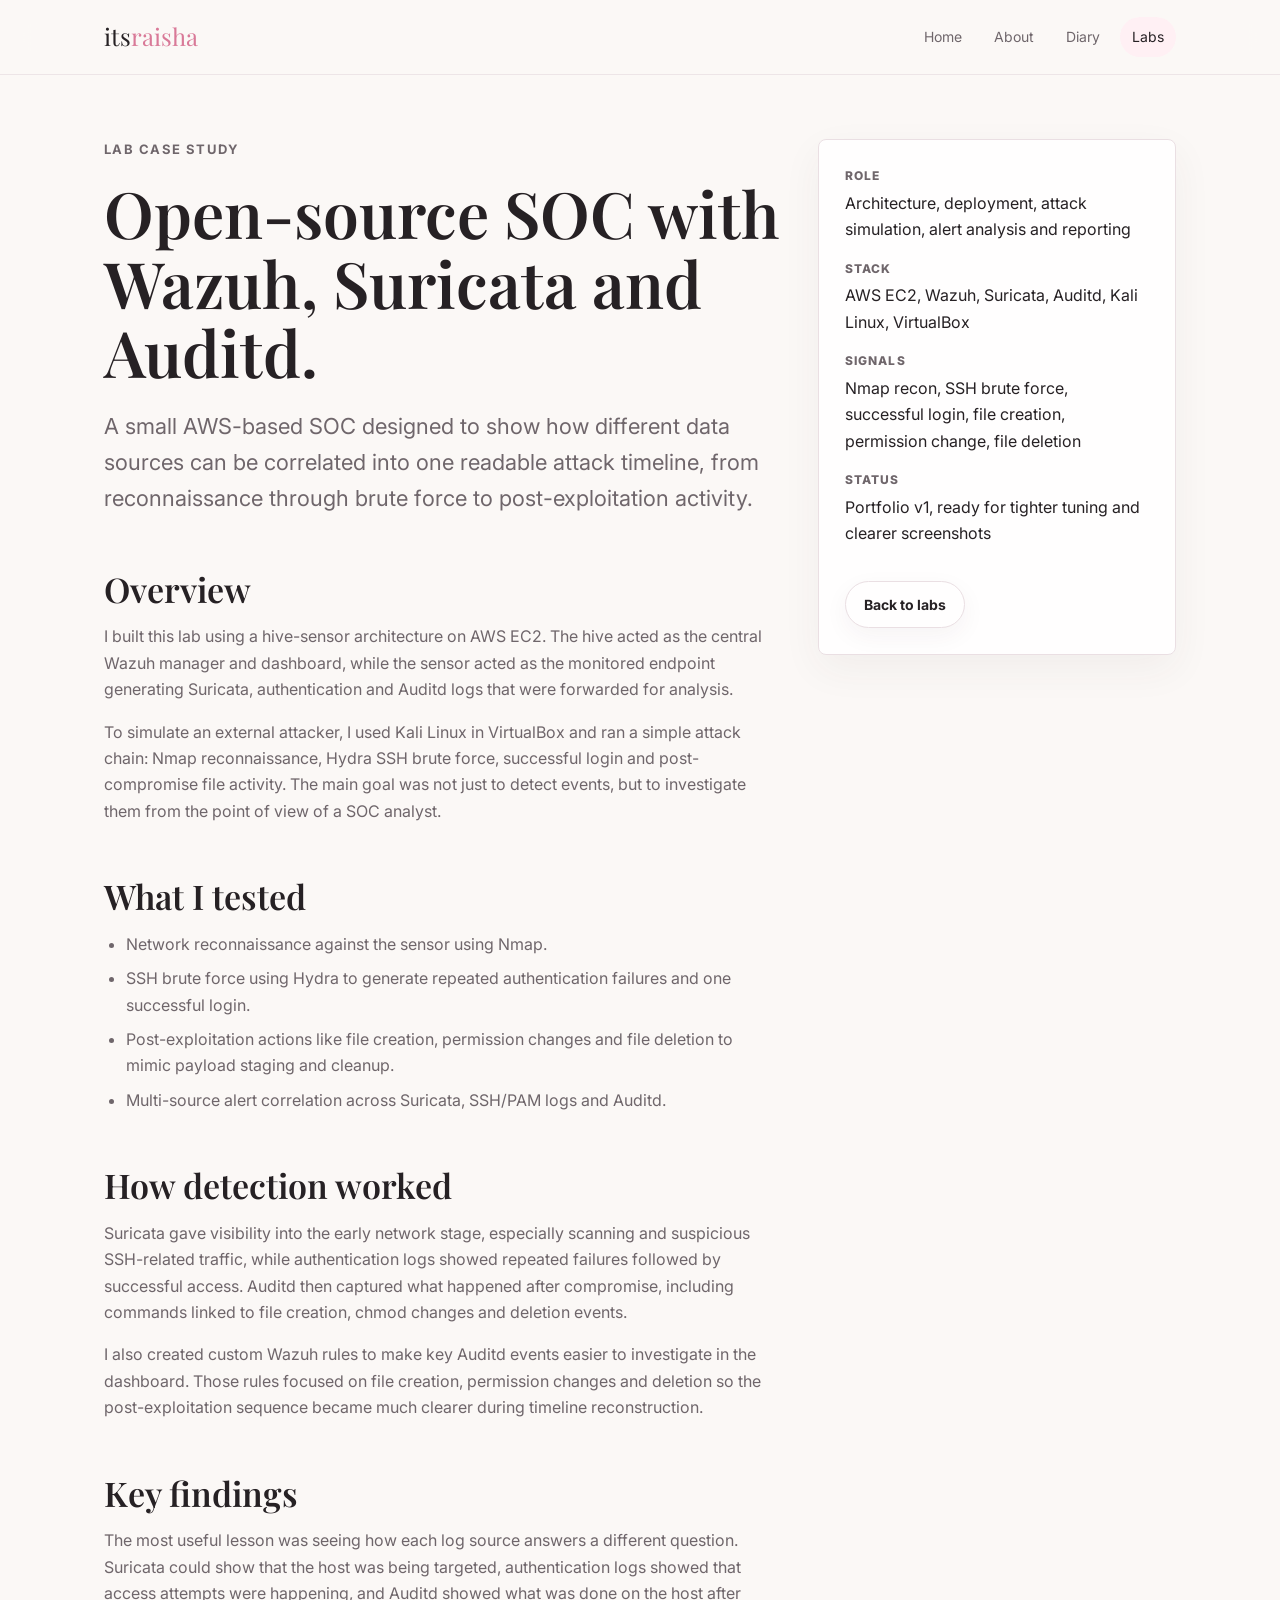
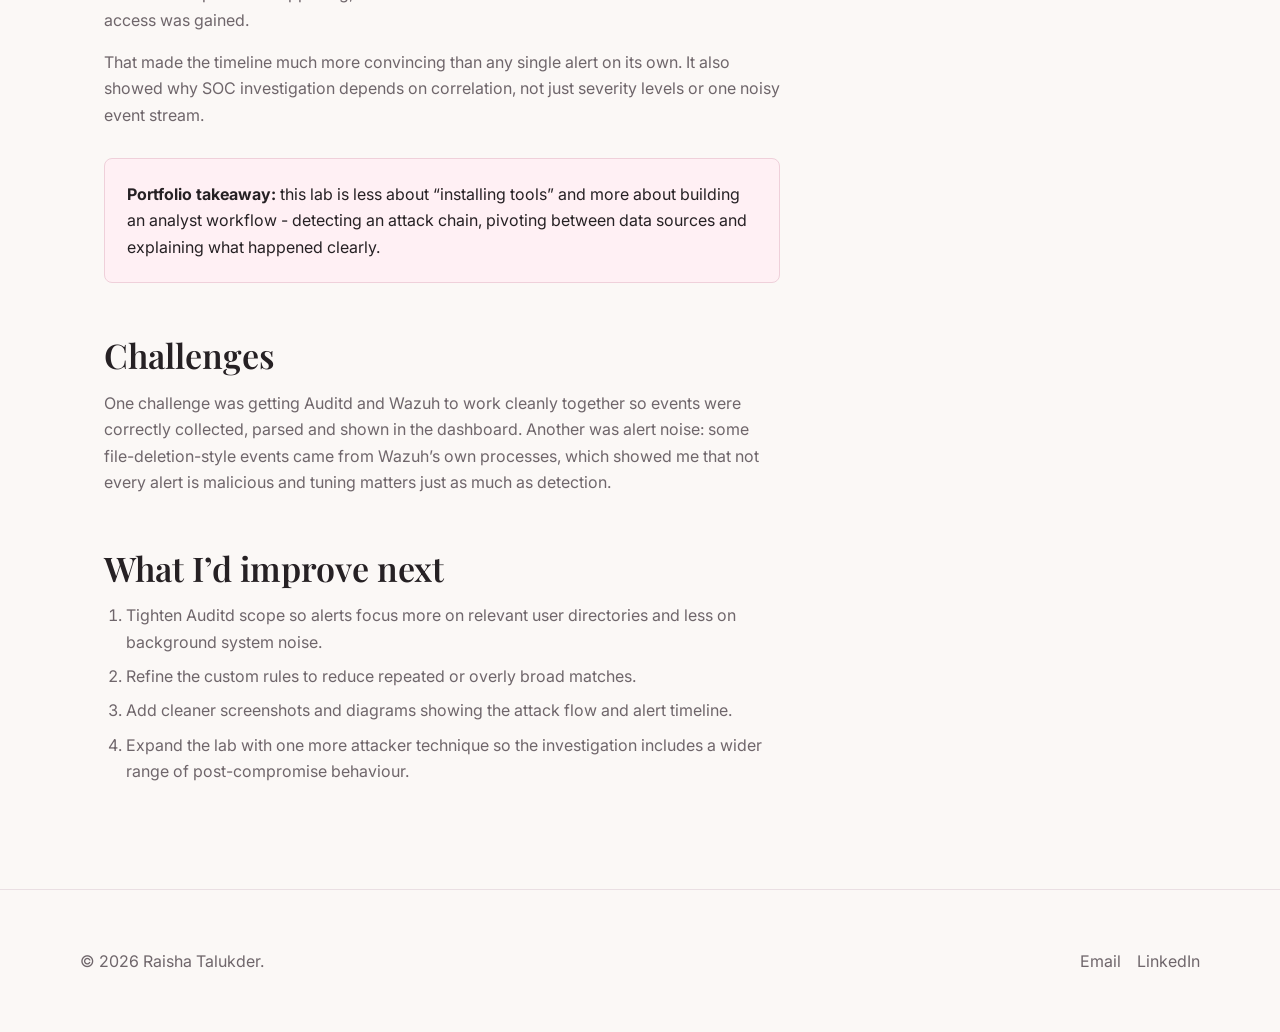
<file: lab-wazuh-soc.html>
<!doctype html>
<html lang="en">
  <head>
    <meta charset="utf-8">
    <meta name="viewport" content="width=device-width, initial-scale=1">
    <title>Open-Source SOC with Wazuh | itsraisha</title>
    <link rel="preconnect" href="https://fonts.googleapis.com">
    <link rel="preconnect" href="https://fonts.gstatic.com" crossorigin>
    <link href="https://fonts.googleapis.com/css2?family=Inter:wght@400;600;700;800&family=Playfair+Display:wght@600;700&display=swap" rel="stylesheet">
    <link rel="stylesheet" href="styles.css">
  </head>
  <body>
    <header class="site-header">
      <nav class="nav" aria-label="Primary navigation">
        <a class="brand" href="index.html">its<span>raisha</span></a>
        <div class="nav-links">
          <a href="index.html">Home</a>
          <a href="about.html">About</a>
          <a href="diary.html">Diary</a>
          <a href="labs.html" aria-current="page">Labs</a>
        </div>
      </nav>
    </header>

    <main class="page split">
      <article class="article">
        <p class="eyebrow">Lab case study</p>
        <h1 class="page-title">Open-source SOC with Wazuh, Suricata and Auditd.</h1>
        <p class="lede">A small AWS-based SOC designed to show how different data sources can be correlated into one readable attack timeline, from reconnaissance through brute force to post-exploitation activity. </p>

        <h2>Overview</h2>
        <p>I built this lab using a hive-sensor architecture on AWS EC2. The hive acted as the central Wazuh manager and dashboard, while the sensor acted as the monitored endpoint generating Suricata, authentication and Auditd logs that were forwarded for analysis.</p>
        <p>To simulate an external attacker, I used Kali Linux in VirtualBox and ran a simple attack chain: Nmap reconnaissance, Hydra SSH brute force, successful login and post-compromise file activity. The main goal was not just to detect events, but to investigate them from the point of view of a SOC analyst.</p>

        <h2>What I tested</h2>
        <ul>
          <li>Network reconnaissance against the sensor using Nmap.</li>
          <li>SSH brute force using Hydra to generate repeated authentication failures and one successful login.</li>
          <li>Post-exploitation actions like file creation, permission changes and file deletion to mimic payload staging and cleanup.</li>
          <li>Multi-source alert correlation across Suricata, SSH/PAM logs and Auditd.</li>
        </ul>

        <h2>How detection worked</h2>
        <p>Suricata gave visibility into the early network stage, especially scanning and suspicious SSH-related traffic, while authentication logs showed repeated failures followed by successful access. Auditd then captured what happened after compromise, including commands linked to file creation, chmod changes and deletion events.</p>
        <p>I also created custom Wazuh rules to make key Auditd events easier to investigate in the dashboard. Those rules focused on file creation, permission changes and deletion so the post-exploitation sequence became much clearer during timeline reconstruction.</p>

        <h2>Key findings</h2>
        <p>The most useful lesson was seeing how each log source answers a different question. Suricata could show that the host was being targeted, authentication logs showed that access attempts were happening, and Auditd showed what was done on the host after access was gained.</p>
        <p>That made the timeline much more convincing than any single alert on its own. It also showed why SOC investigation depends on correlation, not just severity levels or one noisy event stream.</p>

        <div class="callout">
          <strong>Portfolio takeaway:</strong> this lab is less about “installing tools” and more about building an analyst workflow - detecting an attack chain, pivoting between data sources and explaining what happened clearly.
        </div>

        <h2>Challenges</h2>
        <p>One challenge was getting Auditd and Wazuh to work cleanly together so events were correctly collected, parsed and shown in the dashboard. Another was alert noise: some file-deletion-style events came from Wazuh’s own processes, which showed me that not every alert is malicious and tuning matters just as much as detection.</p>

        <h2>What I’d improve next</h2>
        <ol>
          <li>Tighten Auditd scope so alerts focus more on relevant user directories and less on background system noise.</li>
          <li>Refine the custom rules to reduce repeated or overly broad matches.</li>
          <li>Add cleaner screenshots and diagrams showing the attack flow and alert timeline.</li>
          <li>Expand the lab with one more attacker technique so the investigation includes a wider range of post-compromise behaviour.</li>
        </ol>
      </article>

      <aside class="detail-panel">
        <dl class="detail-list">
          <div><dt>Role</dt><dd>Architecture, deployment, attack simulation, alert analysis and reporting</dd></div>
          <div><dt>Stack</dt><dd>AWS EC2, Wazuh, Suricata, Auditd, Kali Linux, VirtualBox</dd></div>
          <div><dt>Signals</dt><dd>Nmap recon, SSH brute force, successful login, file creation, permission change, file deletion</dd></div>
          <div><dt>Status</dt><dd>Portfolio v1, ready for tighter tuning and clearer screenshots</dd></div>
        </dl>
        <div class="actions"><a class="button" href="labs.html">Back to labs</a></div>
      </aside>
    </main>

    <footer class="site-footer">
      <div class="footer-inner">
        <p>© 2026 Raisha Talukder.</p>
        <div class="footer-links">
          <a href="mailto:raishatalukder@gmail.com">Email</a>
          <a href="https://ie.linkedin.com/in/raisha-talukder-483017219" target="_blank" rel="noopener noreferrer">LinkedIn</a>
        </div>
      </div>
    </footer>
  </body>
</html>
</file>
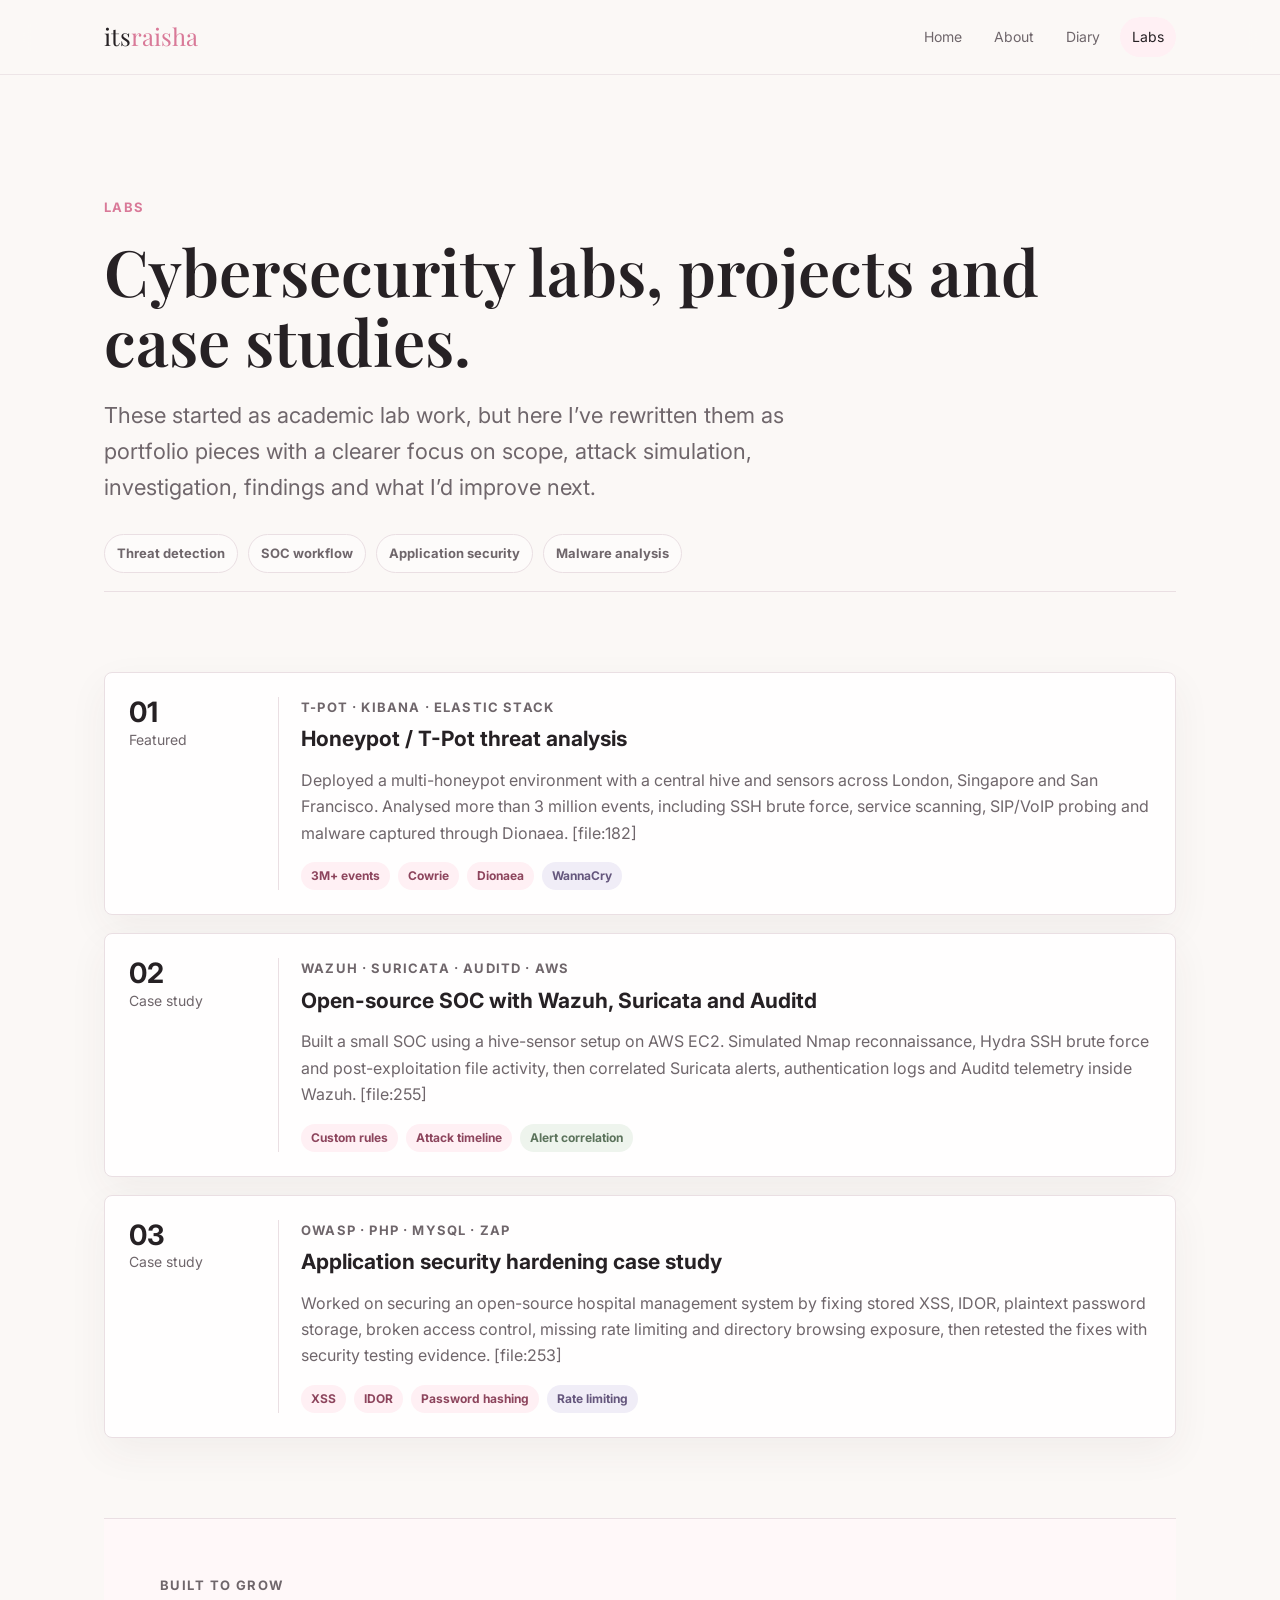
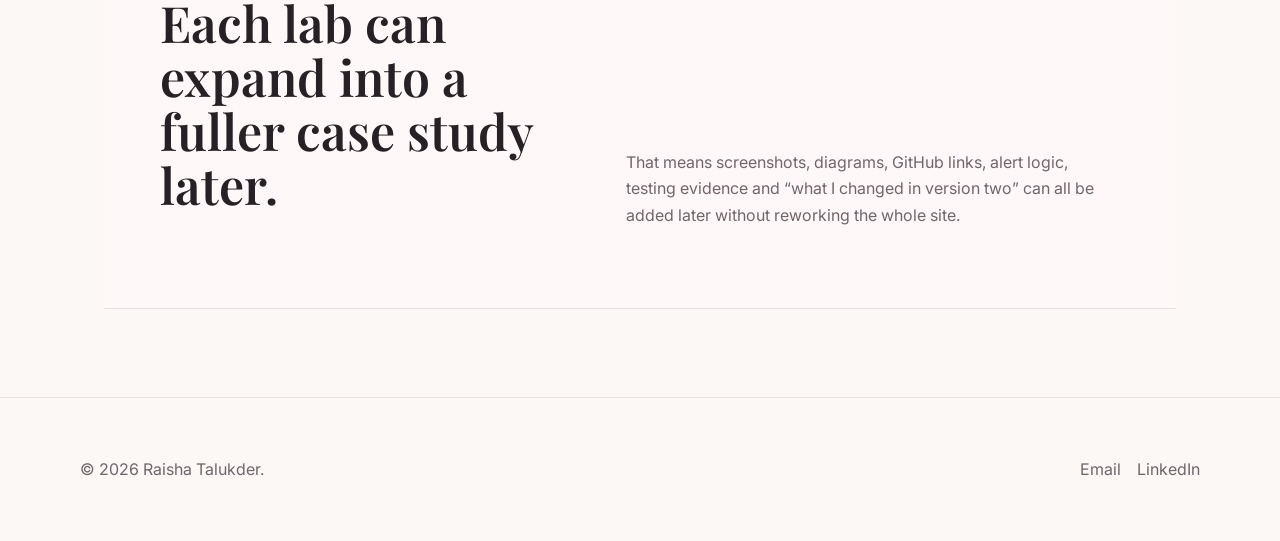
<file: labs.html>
<!doctype html>
<html lang="en">
  <head>
    <meta charset="utf-8">
    <meta name="viewport" content="width=device-width, initial-scale=1">
    <title>Labs | itsraisha</title>
    <link rel="preconnect" href="https://fonts.googleapis.com">
    <link rel="preconnect" href="https://fonts.gstatic.com" crossorigin>
    <link href="https://fonts.googleapis.com/css2?family=Inter:wght@400;600;700;800&family=Playfair+Display:wght@600;700&display=swap" rel="stylesheet">
    <link rel="stylesheet" href="styles.css">
  </head>
  <body>
    <header class="site-header">
      <nav class="nav" aria-label="Primary navigation">
        <a class="brand" href="index.html">its<span>raisha</span></a>
        <div class="nav-links">
          <a href="index.html">Home</a>
          <a href="about.html">About</a>
          <a href="diary.html">Diary</a>
          <a href="labs.html" aria-current="page">Labs</a>
        </div>
      </nav>
    </header>

    <main class="page">
      <section class="page-hero">
        <p class="eyebrow">Labs</p>
        <h1 class="page-title">Cybersecurity labs, projects and case studies.</h1>
        <p class="lede">These started as academic lab work, but here I’ve rewritten them as portfolio pieces with a clearer focus on scope, attack simulation, investigation, findings and what I’d improve next.</p>
        <div class="filter-line">
          <span class="pill">Threat detection</span>
          <span class="pill">SOC workflow</span>
          <span class="pill">Application security</span>
          <span class="pill">Malware analysis</span>
        </div>
      </section>

      <section class="section grid">
        <a class="post" href="lab-tpot-threat-analysis.html">
          <div class="date-box"><strong>01</strong>Featured</div>
          <div>
            <p class="meta">T-Pot · Kibana · Elastic Stack</p>
            <h3>Honeypot / T-Pot threat analysis</h3>
            <p>Deployed a multi-honeypot environment with a central hive and sensors across London, Singapore and San Francisco. Analysed more than 3 million events, including SSH brute force, service scanning, SIP/VoIP probing and malware captured through Dionaea. [file:182]</p>
            <div class="tag-row">
              <span class="tag">3M+ events</span>
              <span class="tag">Cowrie</span>
              <span class="tag">Dionaea</span>
              <span class="tag lavender">WannaCry</span>
            </div>
          </div>
        </a>

        <a class="post" href="lab-wazuh-soc.html">
          <div class="date-box"><strong>02</strong>Case study</div>
          <div>
            <p class="meta">Wazuh · Suricata · Auditd · AWS</p>
            <h3>Open-source SOC with Wazuh, Suricata and Auditd</h3>
            <p>Built a small SOC using a hive-sensor setup on AWS EC2. Simulated Nmap reconnaissance, Hydra SSH brute force and post-exploitation file activity, then correlated Suricata alerts, authentication logs and Auditd telemetry inside Wazuh. [file:255]</p>
            <div class="tag-row">
              <span class="tag">Custom rules</span>
              <span class="tag">Attack timeline</span>
              <span class="tag sage">Alert correlation</span>
            </div>
          </div>
        </a>

        <a class="post" href="lab-appsec-hardening.html">
          <div class="date-box"><strong>03</strong>Case study</div>
          <div>
            <p class="meta">OWASP · PHP · MySQL · ZAP</p>
            <h3>Application security hardening case study</h3>
            <p>Worked on securing an open-source hospital management system by fixing stored XSS, IDOR, plaintext password storage, broken access control, missing rate limiting and directory browsing exposure, then retested the fixes with security testing evidence. [file:253]</p>
            <div class="tag-row">
              <span class="tag">XSS</span>
              <span class="tag">IDOR</span>
              <span class="tag">Password hashing</span>
              <span class="tag lavender">Rate limiting</span>
            </div>
          </div>
        </a>
      </section>

      <section class="soft-band">
        <div class="section-head">
          <div>
            <p class="eyebrow">Built to grow</p>
            <h2>Each lab can expand into a fuller case study later.</h2>
          </div>
          <p>That means screenshots, diagrams, GitHub links, alert logic, testing evidence and “what I changed in version two” can all be added later without reworking the whole site.</p>
        </div>
      </section>
    </main>

    <footer class="site-footer">
      <div class="footer-inner">
        <p>© 2026 Raisha Talukder.</p>
        <div class="footer-links">
          <a href="mailto:raishatalukder@gmail.com">Email</a>
          <a href="https://ie.linkedin.com/in/raisha-talukder-483017219" target="_blank" rel="noopener noreferrer">LinkedIn</a>
        </div>
      </div>
    </footer>
  </body>
</html>
</file>
<file: styles.css>
:root {
  --bg: #fbf8f6;
  --paper: #fffefe;
  --paper-soft: #fff8f9;
  --ink: #262124;
  --muted: #6f666b;
  --line: #eadfe3;
  --accent: #d97998;
  --accent-soft: #f6d9e2;
  --accent-quiet: #fff0f4;
  --sage: #9cae9b;
  --lavender: #b8accb;
  --shadow: 0 22px 60px rgba(77, 49, 61, 0.09);
  --radius: 8px;
  --max: 1120px;
}

* {
  box-sizing: border-box;
}

html {
  scroll-behavior: smooth;
}

body {
  margin: 0;
  background: var(--bg);
  color: var(--ink);
  font-family: Inter, ui-sans-serif, system-ui, -apple-system, BlinkMacSystemFont, "Segoe UI", sans-serif;
  line-height: 1.65;
}

body::selection {
  background: var(--accent-soft);
}

a {
  color: inherit;
  text-decoration: none;
}

img {
  max-width: 100%;
  display: block;
}

.site-header {
  position: sticky;
  top: 0;
  z-index: 20;
  background: rgba(251, 248, 246, 0.86);
  backdrop-filter: blur(18px);
  border-bottom: 1px solid rgba(234, 223, 227, 0.78);
}

.nav {
  max-width: var(--max);
  margin: 0 auto;
  min-height: 74px;
  padding: 0 24px;
  display: flex;
  align-items: center;
  justify-content: space-between;
  gap: 28px;
}

.brand {
  font-family: "Playfair Display", Georgia, serif;
  font-size: 24px;
  letter-spacing: 0;
}

.brand span {
  color: var(--accent);
}

.nav-links {
  display: flex;
  align-items: center;
  gap: 8px;
  color: var(--muted);
  font-size: 14px;
}

.nav-links a {
  padding: 8px 12px;
  border-radius: 999px;
}

.nav-links a:hover,
.nav-links a[aria-current="page"] {
  background: var(--accent-quiet);
  color: var(--ink);
}

.page {
  max-width: var(--max);
  margin: 0 auto;
  padding: 64px 24px 88px;
}

.hero {
  max-width: none;
  padding: 0;
}

.hero-shell {
  min-height: calc(100vh - 74px);
  max-height: 860px;
  display: grid;
  grid-template-columns: minmax(0, 1fr) minmax(360px, 0.88fr);
  align-items: stretch;
  border-bottom: 1px solid var(--line);
}

.hero-copy {
  padding: clamp(42px, 6vw, 76px) clamp(24px, 7vw, 92px);
  display: flex;
  flex-direction: column;
  justify-content: center;
}

.eyebrow {
  margin: 0 0 18px;
  color: var(--accent);
  font-size: 13px;
  font-weight: 700;
  letter-spacing: 0.11em;
  text-transform: uppercase;
}

h1,
h2,
h3 {
  letter-spacing: 0;
  line-height: 1.08;
}

h1,
.page-title {
  margin: 0;
  font-family: "Playfair Display", Georgia, serif;
  font-size: clamp(40px, 5.2vw, 64px);
  font-weight: 600;
}

h2 {
  margin: 0 0 16px;
  font-family: "Playfair Display", Georgia, serif;
  font-size: clamp(32px, 4vw, 50px);
  font-weight: 600;
}

h3 {
  margin: 0 0 8px;
  font-size: 21px;
}

.lede {
  max-width: 680px;
  margin: 22px 0 0;
  color: var(--muted);
  font-size: clamp(18px, 2vw, 22px);
}

.hero-actions,
.actions {
  margin-top: 34px;
  display: flex;
  flex-wrap: wrap;
  gap: 12px;
}

.button {
  min-height: 46px;
  display: inline-flex;
  align-items: center;
  justify-content: center;
  gap: 8px;
  padding: 11px 18px;
  border: 1px solid var(--line);
  border-radius: 999px;
  background: var(--paper);
  color: var(--ink);
  font-weight: 700;
  font-size: 14px;
  box-shadow: 0 8px 24px rgba(77, 49, 61, 0.05);
}

.button.primary {
  background: var(--ink);
  border-color: var(--ink);
  color: #fff;
}

.button:hover {
  transform: translateY(-1px);
}

.hero-visual {
  position: relative;
  min-height: 560px;
  overflow: hidden;
}

.hero-visual img {
  width: 100%;
  height: 100%;
  object-fit: cover;
}

.hero-note {
  position: absolute;
  right: 24px;
  bottom: 24px;
  max-width: 280px;
  padding: 18px;
  background: rgba(255, 254, 254, 0.9);
  border: 1px solid rgba(234, 223, 227, 0.9);
  border-radius: var(--radius);
  box-shadow: var(--shadow);
  color: var(--muted);
  font-size: 14px;
}

.stats {
  padding: 34px clamp(24px, 7vw, 86px);
  display: grid;
  grid-template-columns: repeat(3, minmax(0, 1fr));
  gap: 16px;
  background: var(--paper);
  border-bottom: 1px solid var(--line);
}

.stat {
  border-left: 1px solid var(--line);
  padding-left: 18px;
}

.stat strong {
  display: block;
  font-size: 25px;
}

.stat span {
  color: var(--muted);
  font-size: 14px;
}

.section {
  margin-top: 80px;
}

.section:first-child {
  margin-top: 0;
}

.section-head {
  display: flex;
  align-items: end;
  justify-content: space-between;
  gap: 24px;
  margin-bottom: 24px;
}

.section-head p,
.intro p {
  max-width: 710px;
  margin: 0;
  color: var(--muted);
}

.grid {
  display: grid;
  gap: 18px;
}

.grid.two {
  grid-template-columns: repeat(2, minmax(0, 1fr));
}

.grid.three {
  grid-template-columns: repeat(3, minmax(0, 1fr));
}

.skill-grid {
  display: grid;
  grid-template-columns: 1.05fr 1fr 1fr;
  gap: 18px;
}

.skill-cloud {
  display: flex;
  flex-wrap: wrap;
  gap: 9px;
}

.skill-cloud span {
  display: inline-flex;
  align-items: center;
  min-height: 32px;
  padding: 6px 11px;
  border-radius: 999px;
  background: #faf2f5;
  border: 1px solid #ecd9e0;
  color: #51484d;
  font-size: 13px;
  font-weight: 700;
}

.card,
.post,
.qa-card,
.detail-panel {
  background: var(--paper);
  border: 1px solid var(--line);
  border-radius: var(--radius);
  box-shadow: 0 14px 40px rgba(77, 49, 61, 0.055);
}

.card,
.post,
.qa-card {
  padding: 24px;
}

.card:hover,
.post:hover,
.qa-card:hover {
  border-color: #e0c8d1;
}

.tag-row {
  display: flex;
  flex-wrap: wrap;
  gap: 8px;
  margin: 16px 0 0;
}

.tag {
  display: inline-flex;
  align-items: center;
  min-height: 28px;
  padding: 4px 10px;
  border-radius: 999px;
  background: var(--accent-quiet);
  color: #8d455d;
  font-size: 12px;
  font-weight: 700;
}

.tag.sage {
  background: #eef4ed;
  color: #5c735c;
}

.tag.lavender {
  background: #f0edf7;
  color: #65577d;
}

.meta {
  margin: 0 0 10px;
  color: var(--muted);
  font-size: 13px;
  font-weight: 700;
  text-transform: uppercase;
  letter-spacing: 0.09em;
}

.card p,
.post p,
.qa-card p,
.detail-panel p,
.article p {
  color: var(--muted);
}

.project-card {
  min-height: 330px;
  display: flex;
  flex-direction: column;
  justify-content: space-between;
}

.project-number {
  color: var(--accent);
  font-family: "Playfair Display", Georgia, serif;
  font-size: 38px;
}

.soft-band {
  margin-top: 80px;
  padding: 56px;
  background: var(--paper-soft);
  border-top: 1px solid var(--line);
  border-bottom: 1px solid var(--line);
}

.timeline {
  display: grid;
  gap: 14px;
}

.timeline-item {
  padding: 20px 0 20px 22px;
  border-left: 1px solid #e6c7d2;
}

.timeline-item h3 {
  font-size: 18px;
}

.page-hero {
  padding: 58px 0 18px;
  border-bottom: 1px solid var(--line);
}

.page-hero .lede {
  max-width: 760px;
}

.filter-line {
  margin-top: 28px;
  display: flex;
  flex-wrap: wrap;
  gap: 10px;
}

.pill {
  padding: 8px 12px;
  border: 1px solid var(--line);
  border-radius: 999px;
  background: rgba(255, 254, 254, 0.62);
  color: var(--muted);
  font-size: 13px;
  font-weight: 700;
}

.post {
  display: grid;
  grid-template-columns: 150px minmax(0, 1fr);
  gap: 22px;
}

.date-box {
  border-right: 1px solid var(--line);
  color: var(--muted);
  font-size: 14px;
}

.date-box strong {
  display: block;
  color: var(--ink);
  font-size: 28px;
  line-height: 1.1;
}

.qa-card {
  display: grid;
  gap: 12px;
}

.qa-card h3 {
  color: var(--ink);
}

.split {
  display: grid;
  grid-template-columns: minmax(0, 0.85fr) minmax(320px, 0.45fr);
  gap: 38px;
  align-items: start;
}

.detail-panel {
  padding: 26px;
  position: sticky;
  top: 102px;
}

.detail-list {
  display: grid;
  gap: 16px;
  margin: 0;
}

.detail-list dt {
  color: var(--muted);
  font-size: 12px;
  font-weight: 800;
  letter-spacing: 0.09em;
  text-transform: uppercase;
}

.detail-list dd {
  margin: 4px 0 0;
}

.article {
  max-width: 760px;
}

.article h2 {
  margin-top: 54px;
  font-size: 34px;
}

.article ul,
.article ol {
  color: var(--muted);
  padding-left: 22px;
}

.article li {
  margin: 8px 0;
}

.callout {
  margin: 30px 0;
  padding: 22px;
  background: var(--accent-quiet);
  border: 1px solid #efd0da;
  border-radius: var(--radius);
}

.metric-row {
  display: grid;
  grid-template-columns: repeat(4, minmax(0, 1fr));
  gap: 12px;
  margin: 24px 0;
}

.metric {
  padding: 18px;
  border: 1px solid var(--line);
  border-radius: var(--radius);
  background: var(--paper);
}

.metric strong {
  display: block;
  font-size: 24px;
}

.site-footer {
  padding: 42px 24px;
  border-top: 1px solid var(--line);
  color: var(--muted);
}

.footer-inner {
  max-width: var(--max);
  margin: 0 auto;
  display: flex;
  align-items: center;
  justify-content: space-between;
  gap: 18px;
}

.footer-links {
  display: flex;
  gap: 16px;
}

@media (max-width: 900px) {
  .hero-shell,
  .split,
  .skill-grid,
  .grid.two,
  .grid.three {
    grid-template-columns: 1fr;
  }

  .hero-shell {
    min-height: 0;
  }

  .hero-visual {
    min-height: 360px;
  }

  .stats,
  .metric-row {
    grid-template-columns: repeat(2, minmax(0, 1fr));
  }

  .section-head,
  .footer-inner {
    align-items: flex-start;
    flex-direction: column;
  }

  .detail-panel {
    position: static;
  }
}

@media (max-width: 680px) {
  .nav {
    min-height: auto;
    padding: 18px;
    align-items: flex-start;
    flex-direction: column;
    gap: 14px;
  }

  .nav-links {
    width: 100%;
    overflow-x: auto;
    padding-bottom: 2px;
  }

  .page {
    padding: 42px 18px 72px;
  }

  .hero-copy {
    padding: 54px 20px 42px;
  }

  .hero-visual {
    min-height: 300px;
  }

  .hero-note {
    left: 16px;
    right: 16px;
    bottom: 16px;
    max-width: none;
  }

  .stats,
  .metric-row {
    grid-template-columns: 1fr;
    padding: 28px 20px;
  }

  .soft-band {
    padding: 38px 20px;
  }

  .post {
    grid-template-columns: 1fr;
  }

  .date-box {
    border-right: 0;
    border-bottom: 1px solid var(--line);
    padding-bottom: 14px;
  }
}
</file>
